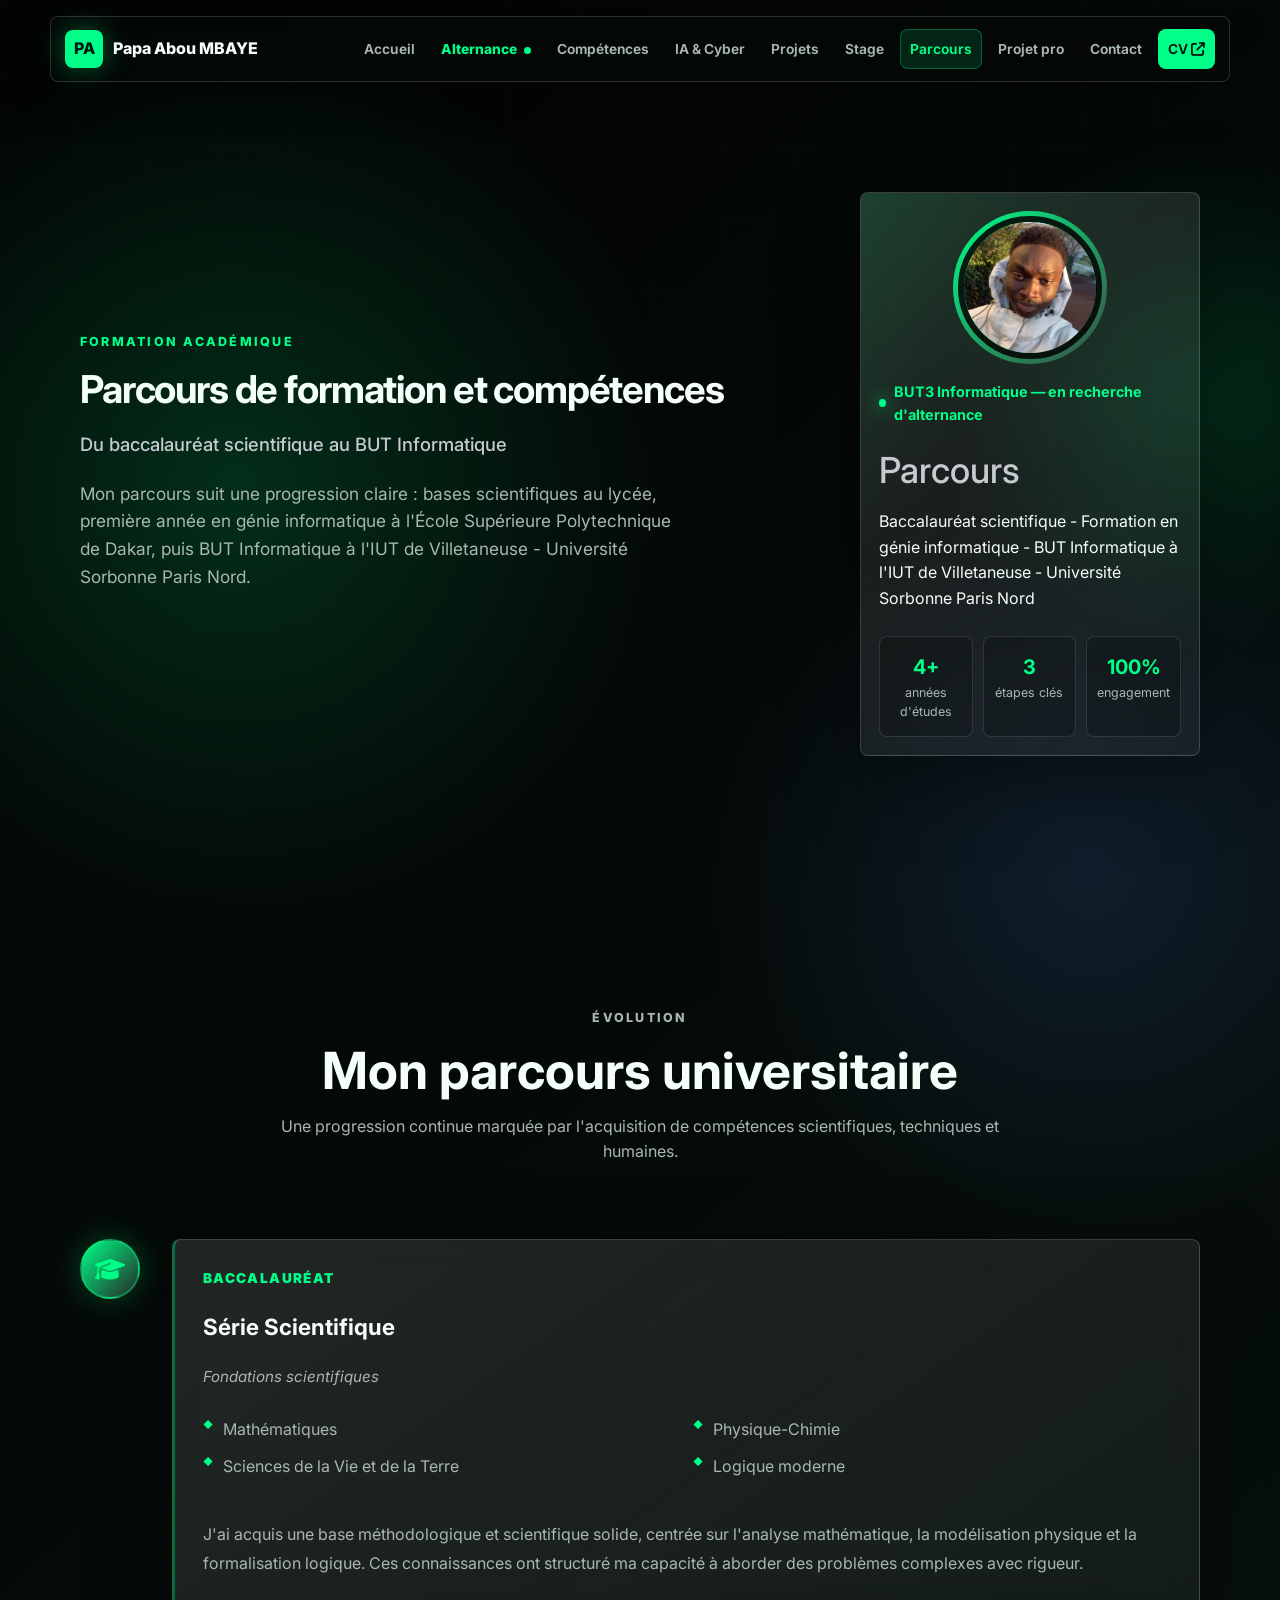
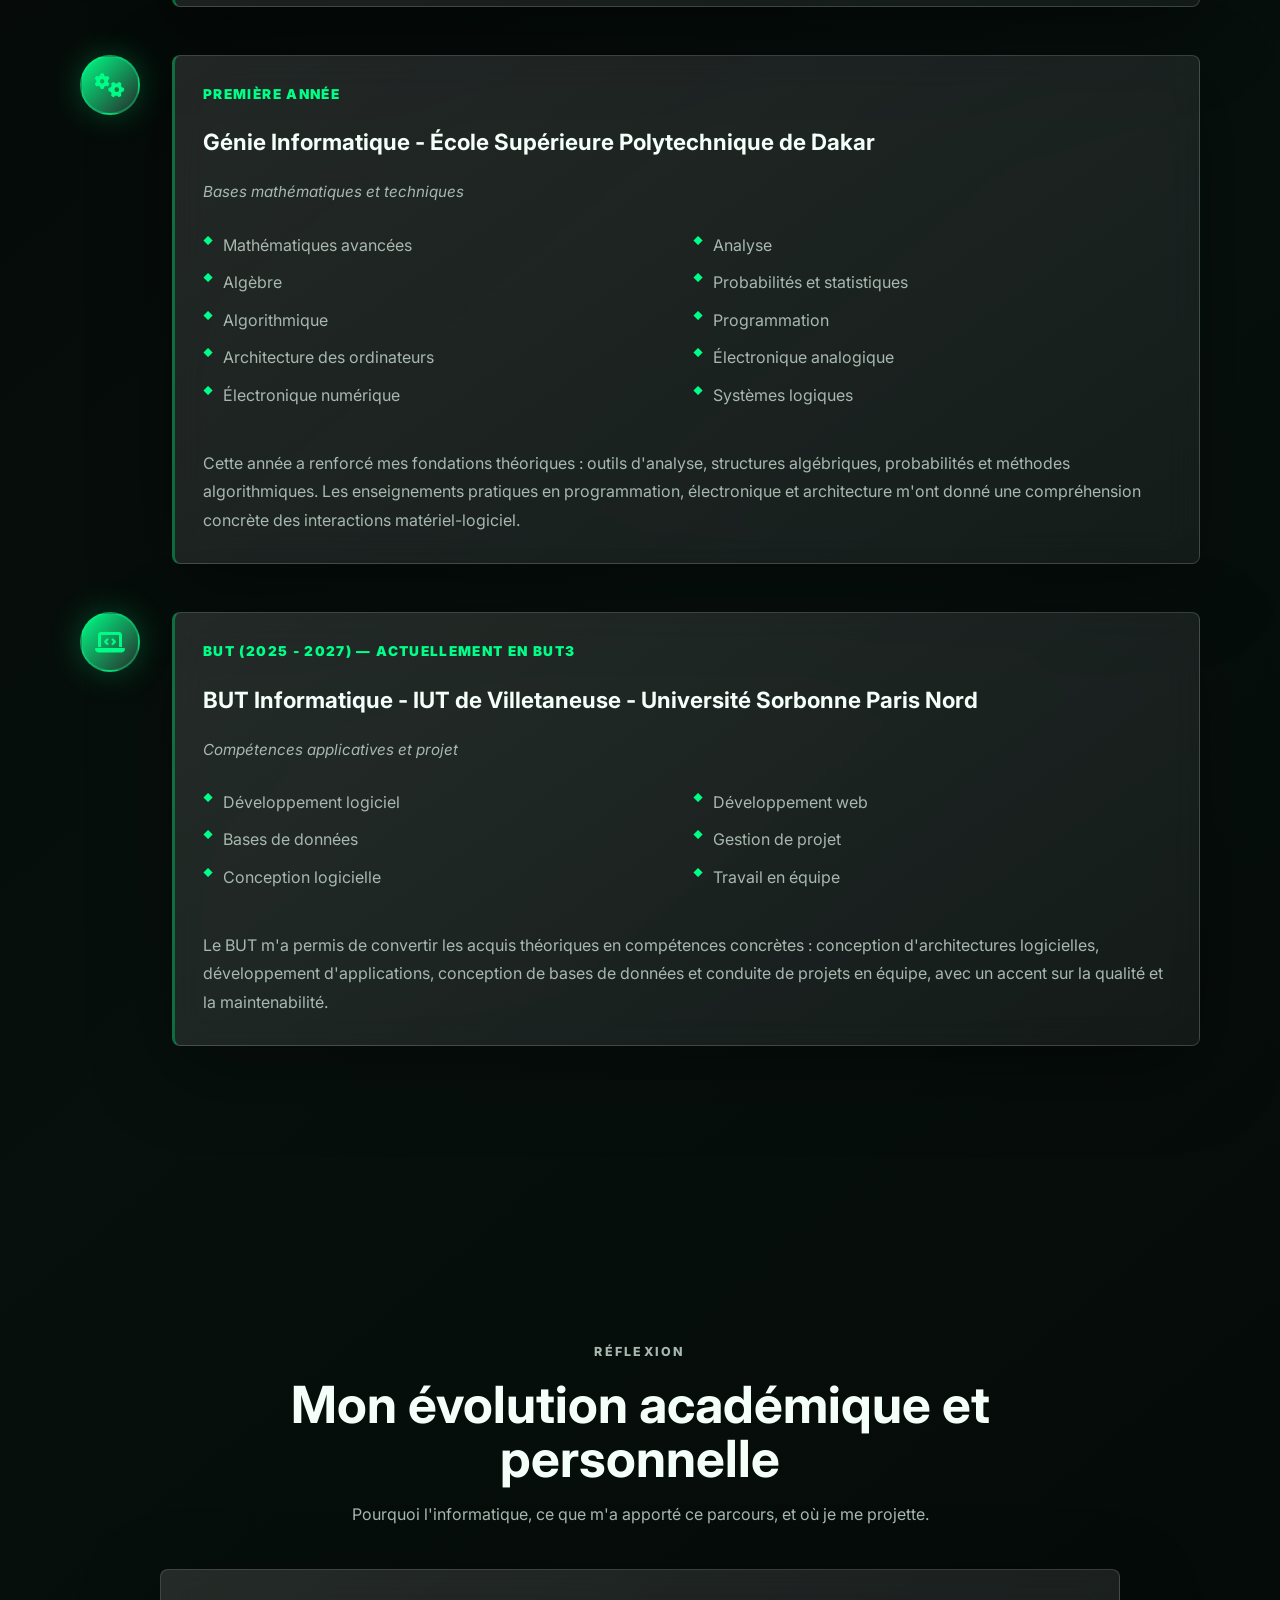
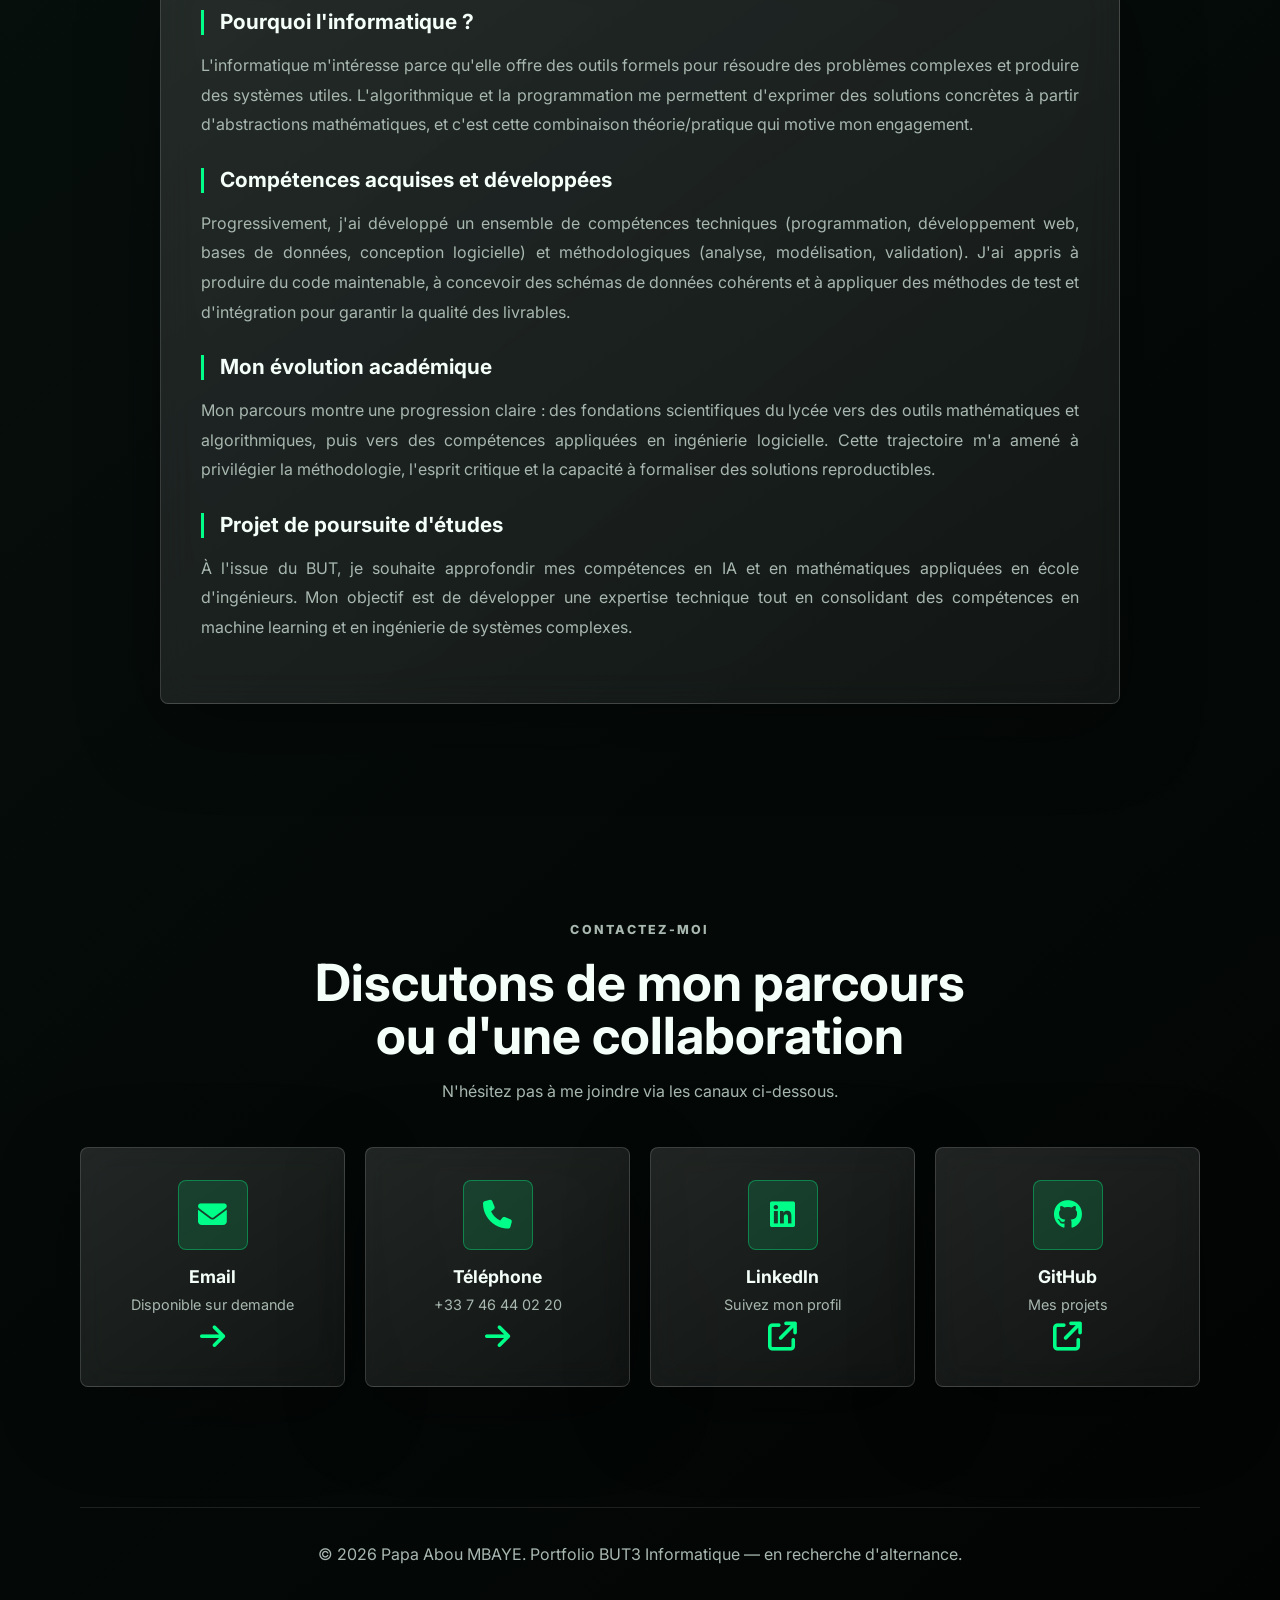
<file: portfolio/parcours_academique.html>
<!DOCTYPE html>
<html lang="fr">
<head>
    <meta charset="utf-8">
    <meta name="viewport" content="width=device-width, initial-scale=1.0">
    <title>Parcours Académique - Papa Abou MBAYE</title>
    <meta name="description" content="Mon parcours académique : Baccalauréat, formation initiale en génie informatique, BUT Informatique.">
    <link rel="icon" type="image/png" href="img/photo.jpg">
    <link rel="preconnect" href="https://fonts.googleapis.com">
    <link rel="preconnect" href="https://fonts.gstatic.com" crossorigin>
    <link href="https://fonts.googleapis.com/css2?family=Inter:wght@300;400;500;600;700;800;900&display=swap" rel="stylesheet">
    <link rel="stylesheet" href="https://cdnjs.cloudflare.com/ajax/libs/font-awesome/6.4.0/css/all.min.css">
    <link rel="stylesheet" href="css/stylesheet.css">
</head>
<body>
    <div class="site-glow" aria-hidden="true"></div>

    <nav class="navbar" id="navbar">
        <a href="index.html#accueil" class="brand" aria-label="Retour a l'accueil">
            <span class="brand-mark">PA</span>
            <span>Papa Abou MBAYE</span>
        </a>

        <button class="menu-button" type="button" aria-label="Ouvrir le menu" aria-expanded="false">
            <span></span>
            <span></span>
            <span></span>
        </button>

        <div class="nav-menu">
            <a href="index.html#accueil">Accueil</a>
            <a class="nav-highlight" href="index.html#alternance">Alternance</a>
            <a href="index.html#competences">Comp&eacute;tences</a>
            <a href="index.html#enjeux">IA &amp; Cyber</a>
            <a href="index.html#projets">Projets</a>
            <a href="index.html#stage">Stage</a>
            <a class="active" href="parcours_academique.html">Parcours</a>
            <a href="projet_professionnel.html">Projet pro</a>
            <a href="index.html#contact">Contact</a>
            <a class="nav-cta" href="assets/Cv_PapaAbouMBAYE_ApprentiBUT3Informatique.pdf" target="_blank" rel="noopener noreferrer">
                CV
                <i class="fas fa-arrow-up-right-from-square"></i>
            </a>
        </div>
    </nav>

    <main>
        <!-- Hero Section -->
        <section id="hero-parcours" class="hero section">
            <div class="hero-content reveal">
                <p class="eyebrow">Formation académique</p>
                <h1>Parcours de formation et compétences</h1>
                <h2>Du baccalauréat scientifique au BUT Informatique</h2>
                <p class="hero-copy">
                    Mon parcours suit une progression claire : bases scientifiques au lycée, première année en génie informatique à l'École Supérieure Polytechnique de Dakar, puis BUT Informatique à l'IUT de Villetaneuse - Université Sorbonne Paris Nord.
                </p>
            </div>

            <aside class="hero-card glass-card reveal">
                <div class="profile-ring">
                    <img src="img/photo.jpg" alt="Portrait de Papa Abou MBAYE">
                </div>
                <div class="hero-card-body">
                    <p class="status"><span></span> BUT3 Informatique — en recherche d'alternance</p>
                    <h2>Parcours</h2>
                    <p>Baccalauréat scientifique - Formation en génie informatique - BUT Informatique à l'IUT de Villetaneuse - Université Sorbonne Paris Nord</p>
                </div>
                <div class="hero-stats">
                    <div>
                        <strong>4+</strong>
                        <span>années d'études</span>
                    </div>
                    <div>
                        <strong>3</strong>
                        <span>étapes clés</span>
                    </div>
                    <div>
                        <strong>100%</strong>
                        <span>engagement</span>
                    </div>
                </div>
            </aside>
        </section>

        <!-- Timeline Section -->
        <section id="timeline-parcours" class="section">
            <div class="section-heading reveal">
                <p class="eyebrow">Évolution</p>
                <h2>Mon parcours universitaire</h2>
                <p>Une progression continue marquée par l'acquisition de compétences scientifiques, techniques et humaines.</p>
            </div>

            <div class="timeline-container reveal">
                <!-- Étape 1: Baccalauréat -->
                <div class="timeline-item">
                    <div class="timeline-marker">
                        <i class="fas fa-graduation-cap"></i>
                    </div>
                    <div class="timeline-content glass-card">
                        <p class="timeline-year">Baccalauréat</p>
                        <h3>Série Scientifique</h3>
                        <p class="timeline-subtitle">Fondations scientifiques</p>
                        <ul class="timeline-skills">
                            <li>Mathématiques</li>
                            <li>Physique-Chimie</li>
                            <li>Sciences de la Vie et de la Terre</li>
                            <li>Logique moderne</li>
                        </ul>
                        <p class="timeline-description">
                            J'ai acquis une base méthodologique et scientifique solide, centrée sur l'analyse mathématique, la modélisation physique et la formalisation logique. Ces connaissances ont structuré ma capacité à aborder des problèmes complexes avec rigueur.
                        </p>
                    </div>
                </div>

                <!-- Étape 2: Première année en Génie Informatique -->
                <div class="timeline-item">
                    <div class="timeline-marker">
                        <i class="fas fa-cogs"></i>
                    </div>
                    <div class="timeline-content glass-card">
                        <p class="timeline-year">Première année</p>
                        <h3>Génie Informatique - École Supérieure Polytechnique de Dakar</h3>
                        <p class="timeline-subtitle">Bases mathématiques et techniques</p>
                        <ul class="timeline-skills">
                            <li>Mathématiques avancées</li>
                            <li>Analyse</li>
                            <li>Algèbre</li>
                            <li>Probabilités et statistiques</li>
                            <li>Algorithmique</li>
                            <li>Programmation</li>
                            <li>Architecture des ordinateurs</li>
                            <li>Électronique analogique</li>
                            <li>Électronique numérique</li>
                            <li>Systèmes logiques</li>
                        </ul>
                        <p class="timeline-description">
                            Cette année a renforcé mes fondations théoriques : outils d'analyse, structures algébriques, probabilités et méthodes algorithmiques. Les enseignements pratiques en programmation, électronique et architecture m'ont donné une compréhension concrète des interactions matériel-logiciel.
                        </p>
                    </div>
                </div>

                <!-- Étape 3: BUT Informatique -->
                <div class="timeline-item">
                    <div class="timeline-marker">
                        <i class="fas fa-laptop-code"></i>
                    </div>
                    <div class="timeline-content glass-card">
                        <p class="timeline-year">BUT (2025 - 2027) — actuellement en BUT3</p>
                        <h3>BUT Informatique - IUT de Villetaneuse - Université Sorbonne Paris Nord</h3>
                        <p class="timeline-subtitle">Compétences applicatives et projet</p>
                        <ul class="timeline-skills">
                            <li>Développement logiciel</li>
                            <li>Développement web</li>
                            <li>Bases de données</li>
                            <li>Gestion de projet</li>
                            <li>Conception logicielle</li>
                            <li>Travail en équipe</li>
                        </ul>
                        <p class="timeline-description">
                            Le BUT m'a permis de convertir les acquis théoriques en compétences concrètes : conception d'architectures logicielles, développement d'applications, conception de bases de données et conduite de projets en équipe, avec un accent sur la qualité et la maintenabilité.
                        </p>
                    </div>
                </div>
            </div>
        </section>

        <!-- Réflexion personnelle -->
        <section id="reflexion-parcours" class="section">
            <div class="section-heading reveal">
                <p class="eyebrow">Réflexion</p>
                <h2>Mon évolution académique et personnelle</h2>
                <p>Pourquoi l'informatique, ce que m'a apporté ce parcours, et où je me projette.</p>
            </div>

            <div class="reflexion-container glass-card reveal">
                <div class="reflexion-text">
                    <h3>Pourquoi l'informatique ?</h3>
                    <p>
                        L'informatique m'intéresse parce qu'elle offre des outils formels pour résoudre des problèmes complexes et produire des systèmes utiles. L'algorithmique et la programmation me permettent d'exprimer des solutions concrètes à partir d'abstractions mathématiques, et c'est cette combinaison théorie/pratique qui motive mon engagement.
                    </p>

                    <h3>Compétences acquises et développées</h3>
                    <p>
                        Progressivement, j'ai développé un ensemble de compétences techniques (programmation, développement web, bases de données, conception logicielle) et méthodologiques (analyse, modélisation, validation). J'ai appris à produire du code maintenable, à concevoir des schémas de données cohérents et à appliquer des méthodes de test et d'intégration pour garantir la qualité des livrables.
                    </p>

                    <h3>Mon évolution académique</h3>
                    <p>
                        Mon parcours montre une progression claire : des fondations scientifiques du lycée vers des outils mathématiques et algorithmiques, puis vers des compétences appliquées en ingénierie logicielle. Cette trajectoire m'a amené à privilégier la méthodologie, l'esprit critique et la capacité à formaliser des solutions reproductibles.
                    </p>

                    <h3>Projet de poursuite d'études</h3>
                    <p>
                        À l'issue du BUT, je souhaite approfondir mes compétences en IA et en mathématiques appliquées en école d'ingénieurs. Mon objectif est de développer une expertise technique tout en consolidant des compétences en machine learning et en ingénierie de systèmes complexes.
                    </p>
                </div>
            </div>
        </section>

        <!-- Contacts modernes -->
        <section id="contacts-parcours" class="section contacts-section">
            <div class="section-heading reveal">
                <p class="eyebrow">Contactez-moi</p>
                <h2>Discutons de mon parcours ou d'une collaboration</h2>
                <p>N'hésitez pas à me joindre via les canaux ci-dessous.</p>
            </div>

            <div class="contacts-grid">
                <div class="glass-card contact-card reveal">
                    <div class="contact-icon">
                        <i class="fas fa-envelope"></i>
                    </div>
                    <div class="contact-body">
                        <h3>Email</h3>
                        <p>Disponible sur demande</p>
                        <a href="#" class="contact-link" title="Nous contacter par email">
                            <i class="fas fa-arrow-right"></i>
                        </a>
                    </div>
                </div>

                <div class="glass-card contact-card reveal">
                    <div class="contact-icon">
                        <i class="fas fa-phone"></i>
                    </div>
                    <div class="contact-body">
                        <h3>Téléphone</h3>
                        <p>+33 7 46 44 02 20</p>
                        <a href="#" class="contact-link" title="Nous appeler">
                            <i class="fas fa-arrow-right"></i>
                        </a>
                    </div>
                </div>

                <a href="https://www.linkedin.com/in/papa-abou-mbaye/" target="_blank" rel="noopener noreferrer" class="glass-card contact-card reveal">
                    <div class="contact-icon">
                        <i class="fab fa-linkedin"></i>
                    </div>
                    <div class="contact-body">
                        <h3>LinkedIn</h3>
                        <p>Suivez mon profil</p>
                        <span class="contact-link">
                            <i class="fas fa-arrow-up-right-from-square"></i>
                        </span>
                    </div>
                </a>

                <a href="https://github.com/papaaboumbaye" target="_blank" rel="noopener noreferrer" class="glass-card contact-card reveal">
                    <div class="contact-icon">
                        <i class="fab fa-github"></i>
                    </div>
                    <div class="contact-body">
                        <h3>GitHub</h3>
                        <p>Mes projets</p>
                        <span class="contact-link">
                            <i class="fas fa-arrow-up-right-from-square"></i>
                        </span>
                    </div>
                </a>
            </div>
        </section>
    </main>

    <footer class="footer">
        <p>&copy; 2026 Papa Abou MBAYE. Portfolio BUT3 Informatique &mdash; <a href="index.html#alternance">en recherche d'alternance</a>.</p>
    </footer>

    <script>
        const menuButton = document.querySelector('.menu-button');
        const navMenu = document.querySelector('.nav-menu');
        const navbar = document.getElementById('navbar');

        if (menuButton && navMenu) {
            menuButton.addEventListener('click', () => {
                const isOpen = navMenu.classList.toggle('is-open');
                menuButton.setAttribute('aria-expanded', isOpen);
            });

            document.querySelectorAll('.nav-menu a').forEach((link) => {
                link.addEventListener('click', () => {
                    navMenu.classList.remove('is-open');
                    menuButton.setAttribute('aria-expanded', 'false');
                });
            });
        }

        window.addEventListener('scroll', () => {
            navbar.classList.toggle('is-scrolled', window.scrollY > 24);
        });

        const observer = new IntersectionObserver((entries) => {
            entries.forEach((entry) => {
                if (entry.isIntersecting) {
                    entry.target.classList.add('is-visible');
                    observer.unobserve(entry.target);
                }
            });
        }, { threshold: 0.15 });

        document.querySelectorAll('.reveal').forEach((element) => observer.observe(element));
    </script>
</body>
</html>
</file>
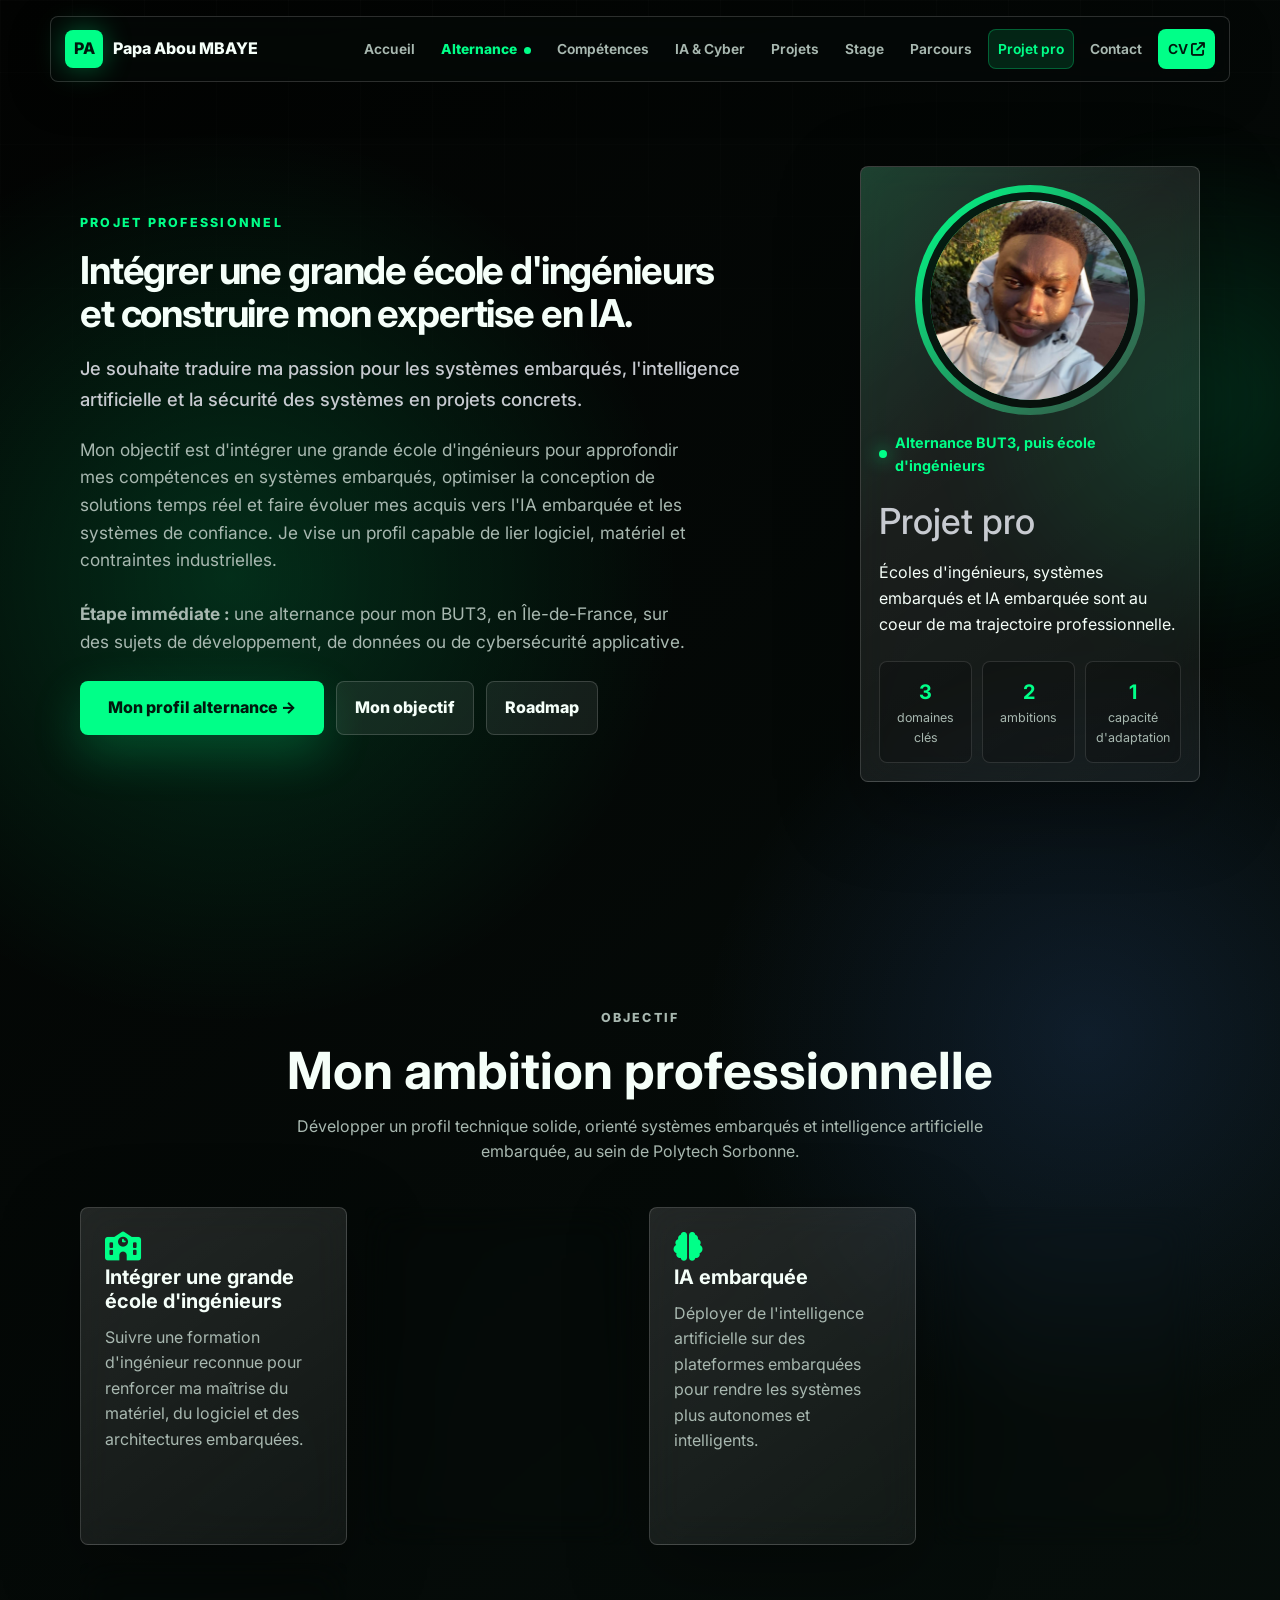
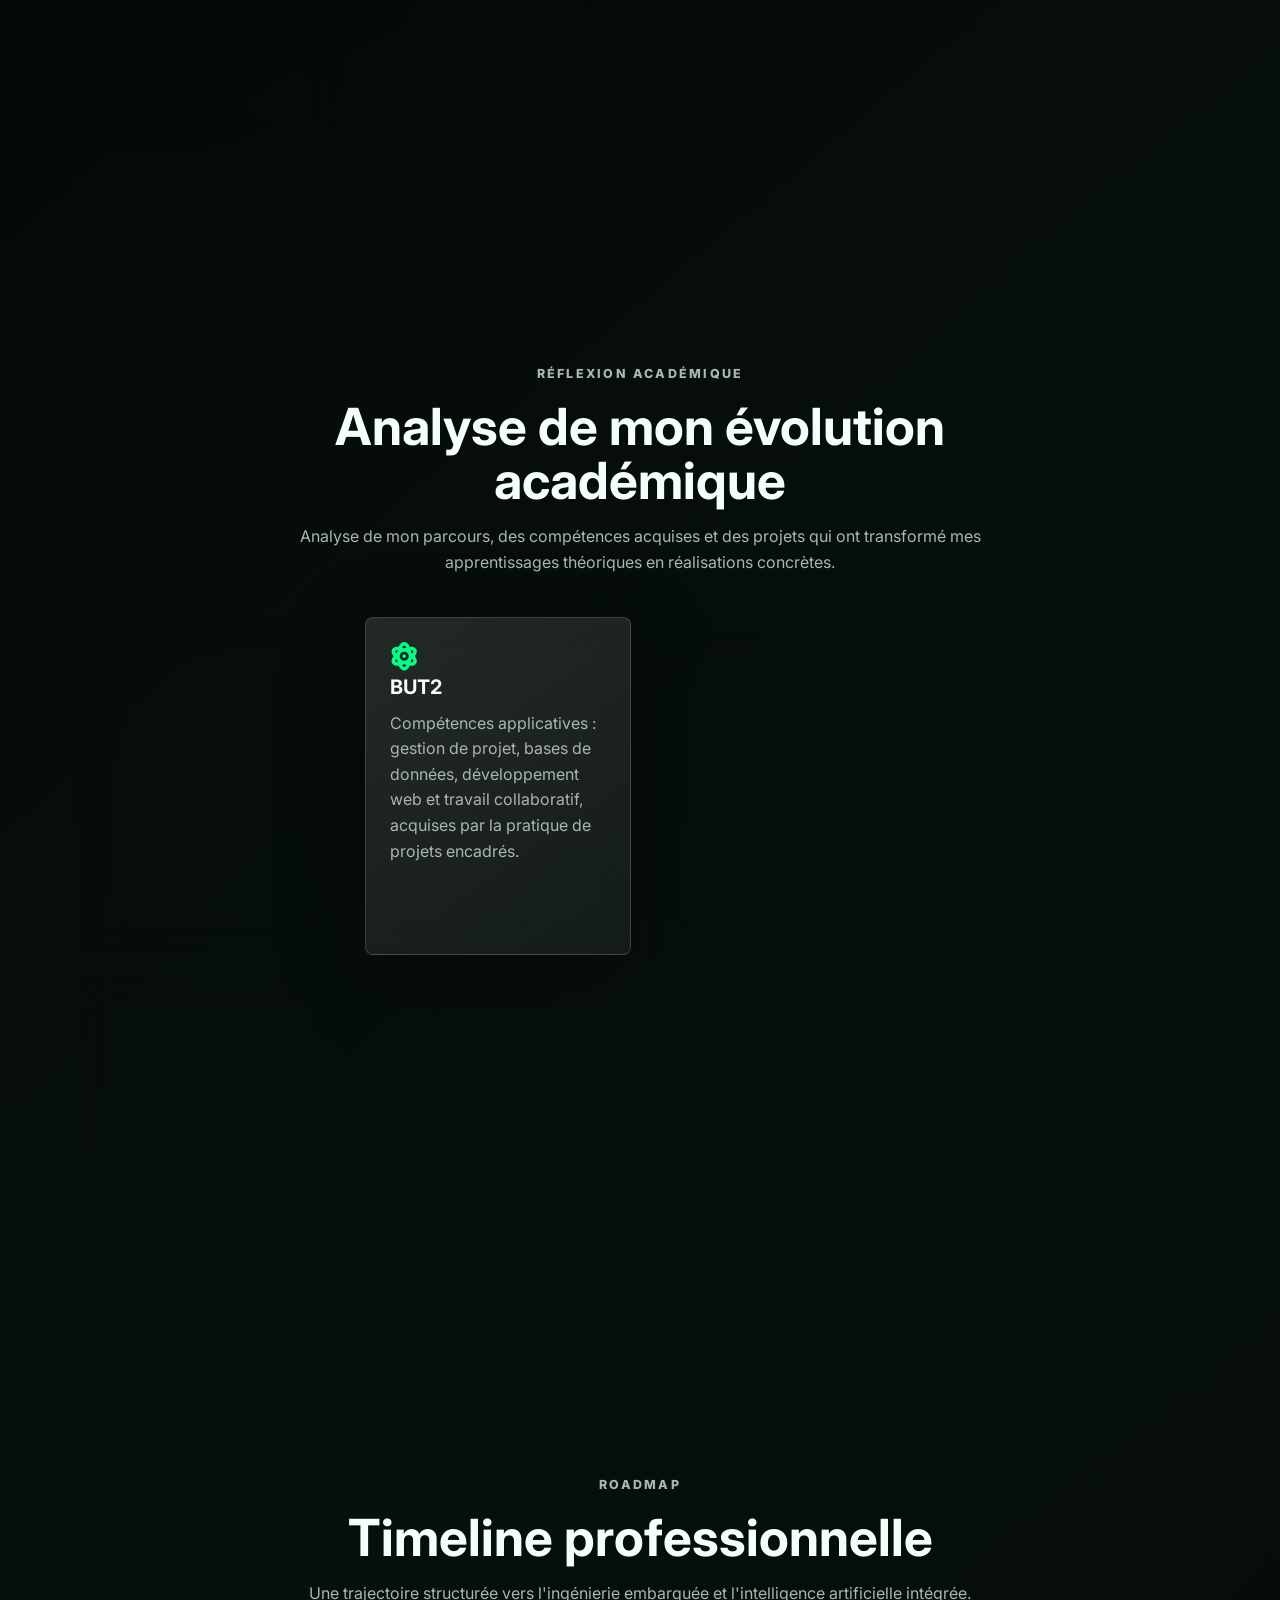
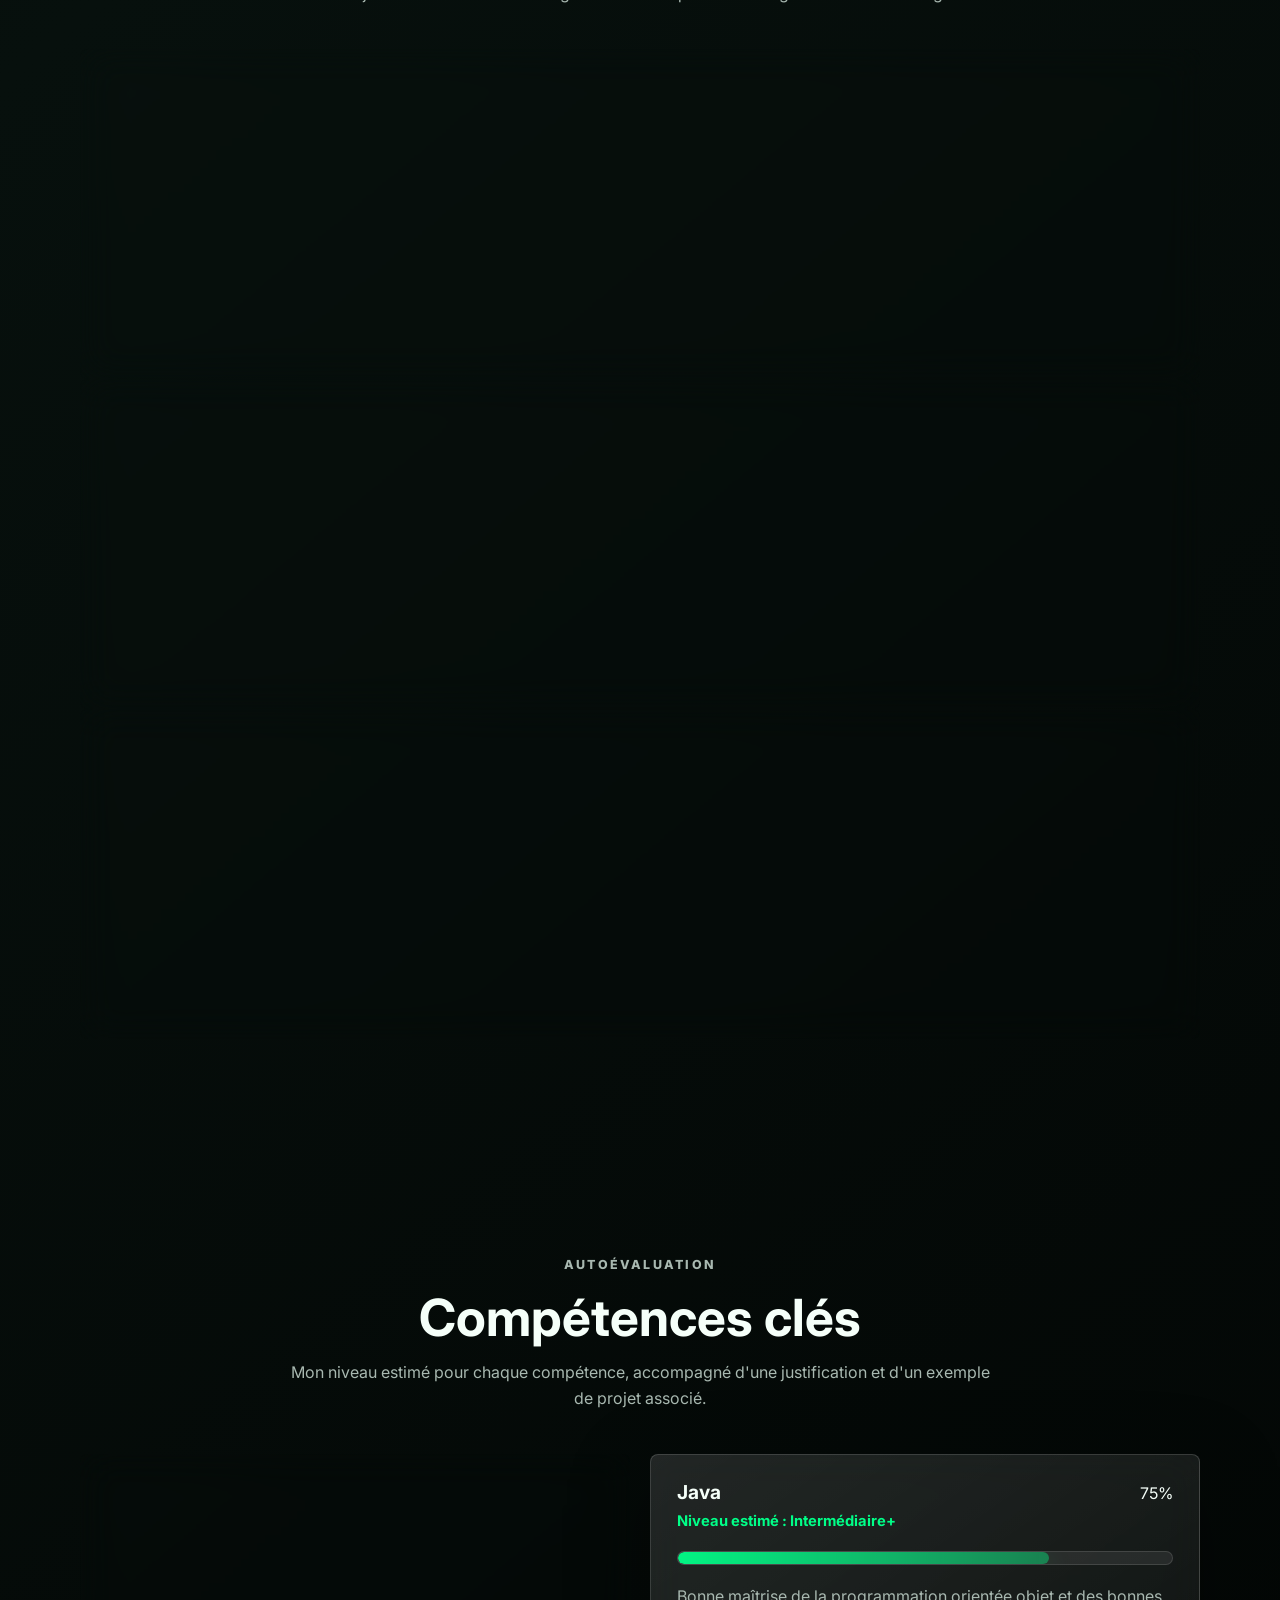
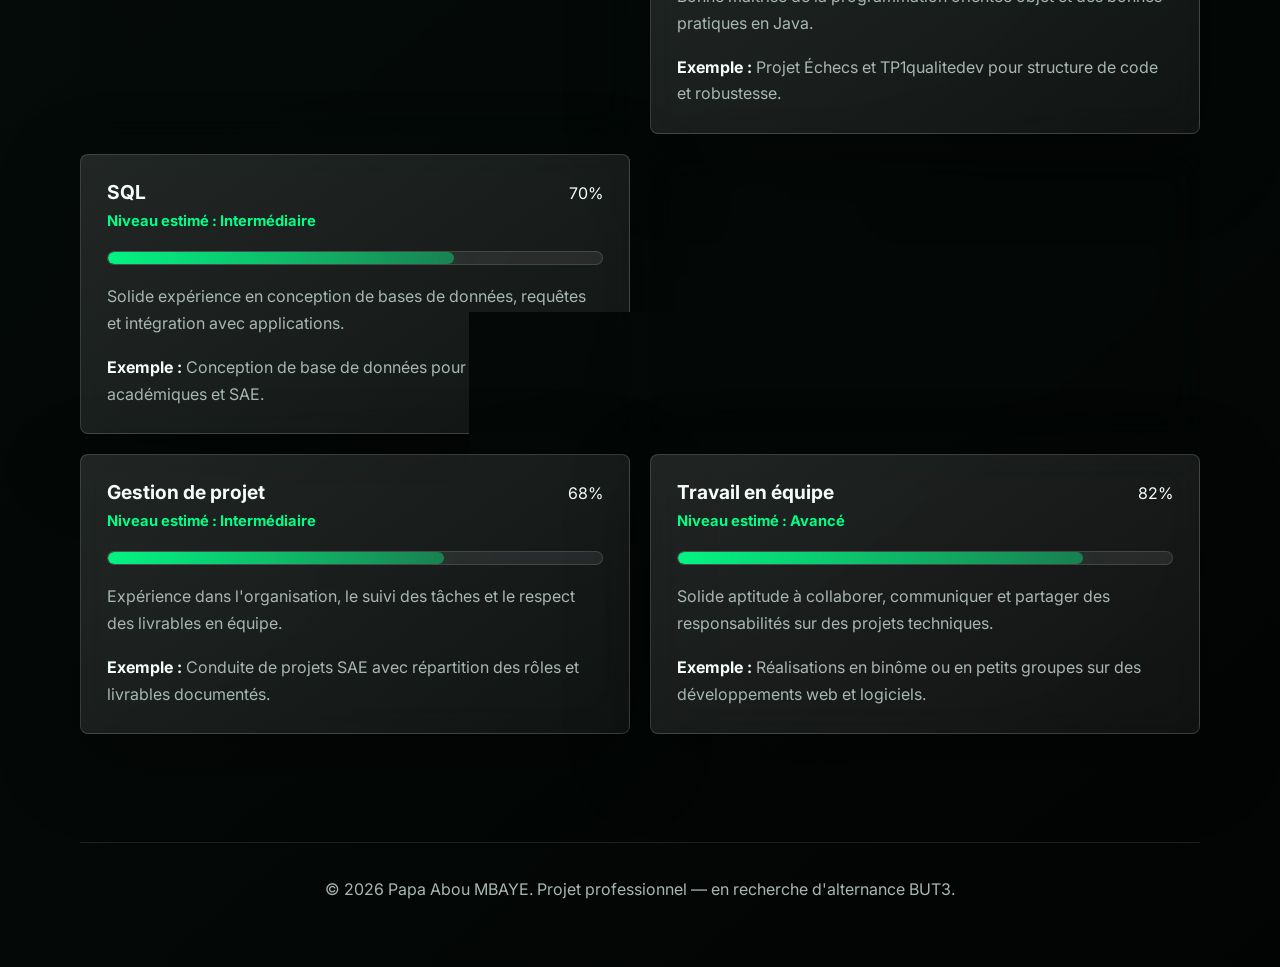
<file: portfolio/projet_professionnel.html>
﻿<!DOCTYPE html>
<html lang="fr">
<head>
    <meta charset="utf-8">
    <meta name="viewport" content="width=device-width, initial-scale=1.0">
    <title>Projet professionnel - Papa Abou MBAYE</title>
    <meta name="description" content="Page de projet professionnel de Papa Abou MBAYE, futur ing&eacute;nieur sp&eacute;cialis&eacute; en syst&egrave;mes embarqu&eacute;s et intelligence artificielle embarqu&eacute;e.">
    <link rel="icon" type="image/png" href="img/photo.jpg">
    <link rel="preconnect" href="https://fonts.googleapis.com">
    <link rel="preconnect" href="https://fonts.gstatic.com" crossorigin>
    <link href="https://fonts.googleapis.com/css2?family=Inter:wght@300;400;500;600;700;800;900&display=swap" rel="stylesheet">
    <link rel="stylesheet" href="https://cdnjs.cloudflare.com/ajax/libs/font-awesome/6.4.0/css/all.min.css">
    <link rel="stylesheet" href="css/stylesheet.css">
</head>
<body>
    <div class="site-glow" aria-hidden="true"></div>

    <nav class="navbar" id="navbar">
        <a href="index.html#accueil" class="brand" aria-label="Retour a l'accueil">
            <span class="brand-mark">PA</span>
            <span>Papa Abou MBAYE</span>
        </a>

        <button class="menu-button" type="button" aria-label="Ouvrir le menu" aria-expanded="false">
            <span></span>
            <span></span>
            <span></span>
        </button>

        <div class="nav-menu">
            <a href="index.html#accueil">Accueil</a>
            <a class="nav-highlight" href="index.html#alternance">Alternance</a>
            <a href="index.html#competences">Comp&eacute;tences</a>
            <a href="index.html#enjeux">IA &amp; Cyber</a>
            <a href="index.html#projets">Projets</a>
            <a href="index.html#stage">Stage</a>
            <a href="parcours_academique.html">Parcours</a>
            <a class="active" href="projet_professionnel.html">Projet pro</a>
            <a href="index.html#contact">Contact</a>
            <a class="nav-cta" href="assets/Cv_PapaAbouMBAYE_ApprentiBUT3Informatique.pdf" target="_blank" rel="noopener noreferrer">
                CV
                <i class="fas fa-arrow-up-right-from-square"></i>
            </a>
        </div>
    </nav>

    <main>
        <section class="hero section">
            <div class="hero-content reveal">
                <p class="eyebrow">Projet professionnel</p>
                <h1>Int&eacute;grer une grande &eacute;cole d'ing&eacute;nieurs et construire mon expertise en IA.</h1>
                <h2>Je souhaite traduire ma passion pour les syst&egrave;mes embarqu&eacute;s, l'intelligence artificielle et la s&eacute;curit&eacute; des syst&egrave;mes en projets concrets.</h2>
                <p class="hero-copy">
                    Mon objectif est d'int&eacute;grer une grande &eacute;cole d'ing&eacute;nieurs pour approfondir mes comp&eacute;tences en syst&egrave;mes embarqu&eacute;s, optimiser la conception de solutions temps r&eacute;el et faire &eacute;voluer mes acquis vers l'IA embarqu&eacute;e et les syst&egrave;mes de confiance. Je vise un profil capable de lier logiciel, mat&eacute;riel et contraintes industrielles.
                </p>
                <p class="hero-copy">
                    <strong>&Eacute;tape imm&eacute;diate :</strong> une alternance pour mon BUT3, en &Icirc;le-de-France, sur des sujets de d&eacute;veloppement, de donn&eacute;es ou de cybers&eacute;curit&eacute; applicative.
                </p>
                <div class="hero-actions">
                    <a class="button primary" href="index.html#alternance">Mon profil alternance &rarr;</a>
                    <a class="button secondary" href="#cible" aria-label="Voir l'objectif">Mon objectif</a>
                    <a class="button secondary" href="#timeline" aria-label="Voir la timeline">Roadmap</a>
                </div>
            </div>

            <aside class="hero-card glass-card reveal">
                <div class="profile-ring">
                    <img src="img/photo.jpg" alt="Portrait de Papa Abou MBAYE">
                </div>
                <div class="hero-card-body">
                    <p class="status"><span></span> Alternance BUT3, puis &eacute;cole d'ing&eacute;nieurs</p>
                    <h2>Projet pro</h2>
                    <p>&Eacute;coles d'ing&eacute;nieurs, syst&egrave;mes embarqu&eacute;s et IA embarqu&eacute;e sont au coeur de ma trajectoire professionnelle.</p>
                </div>
                <div class="hero-stats">
                    <div>
                        <strong>3</strong>
                        <span>domaines cl&eacute;s</span>
                    </div>
                    <div>
                        <strong>2</strong>
                        <span>ambitions</span>
                    </div>
                    <div>
                        <strong>1</strong>
                        <span>capacit&eacute; d'adaptation</span>
                    </div>
                </div>
            </aside>
        </section>

        <section id="cible" class="section">
            <div class="section-heading reveal">
                <p class="eyebrow">Objectif</p>
                <h2>Mon ambition professionnelle</h2>
                <p>D&eacute;velopper un profil technique solide, orient&eacute; syst&egrave;mes embarqu&eacute;s et intelligence artificielle embarqu&eacute;e, au sein de Polytech Sorbonne.</p>
            </div>

            <div class="skills-grid">
                <article class="glass-card skill-card reveal">
                    <i class="fas fa-school"></i>
                    <h3>Int&eacute;grer une grande &eacute;cole d'ing&eacute;nieurs</h3>
                    <p>Suivre une formation d'ing&eacute;nieur reconnue pour renforcer ma ma&icirc;trise du mat&eacute;riel, du logiciel et des architectures embarqu&eacute;es.</p>
                </article>
                <article class="glass-card skill-card reveal">
                    <i class="fas fa-microchip"></i>
                    <h3>Syst&egrave;mes embarqu&eacute;s</h3>
                    <p>Concevoir des solutions hardware-software int&eacute;gr&eacute;es, optimiser les contraintes de puissance et de performance.</p>
                </article>
                <article class="glass-card skill-card reveal">
                    <i class="fas fa-brain"></i>
                    <h3>IA embarqu&eacute;e</h3>
                    <p>D&eacute;ployer de l'intelligence artificielle sur des plateformes embarqu&eacute;es pour rendre les syst&egrave;mes plus autonomes et intelligents.</p>
                </article>
                <article class="glass-card skill-card reveal">
                    <i class="fas fa-plus-circle"></i>
                    <h3>Comp&eacute;tences &agrave; d&eacute;velopper</h3>
                    <p>Je souhaite encore approfondir les algorithmes temps r&eacute;el, la programmation bas niveau, l'optimisation &eacute;nerg&eacute;tique et la conception de mod&egrave;les Edge AI.</p>
                </article>
                <article class="glass-card skill-card reveal">
                    <i class="fas fa-briefcase"></i>
                    <h3>M&eacute;tiers vis&eacute;s</h3>
                    <p>Ing&eacute;nieur machine learning, ing&eacute;nieur IA embarqu&eacute;e.</p>
                </article>
            </div>
        </section>

        <section id="reflexion" class="section">
            <div class="section-heading reveal">
                <p class="eyebrow">R&eacute;flexion acad&eacute;mique</p>
                <h2>Analyse de mon &eacute;volution acad&eacute;mique</h2>
                <p>Analyse de mon parcours, des comp&eacute;tences acquises et des projets qui ont transform&eacute; mes apprentissages th&eacute;oriques en r&eacute;alisations concr&egrave;tes.</p>
            </div>

            <div class="skills-grid">
                <article class="glass-card skill-card reveal">
                    <i class="fas fa-graduation-cap"></i>
                    <h3>Licence1</h3>
                    <p>Fondations scientifiques : algorithmique, math&eacute;matiques et m&eacute;thodologie, n&eacute;cessaires pour aborder les d&eacute;fis techniques.</p>
                </article>
                <article class="glass-card skill-card reveal">
                    <i class="fas fa-atom"></i>
                    <h3>BUT2</h3>
                    <p>Comp&eacute;tences applicatives : gestion de projet, bases de donn&eacute;es, d&eacute;veloppement web et travail collaboratif, acquises par la pratique de projets encadr&eacute;s.</p>
                </article>
                <article class="glass-card skill-card reveal">
                    <i class="fas fa-rocket"></i>
                    <h3>BUT3 &mdash; ann&eacute;e en cours</h3>
                    <p>Ann&eacute;e de sp&eacute;cialisation et de professionnalisation : d&eacute;veloppement avanc&eacute;, qualit&eacute; logicielle, s&eacute;curit&eacute; et analyse de donn&eacute;es, que je souhaite mettre en pratique en alternance.</p>
                </article>
                <article class="glass-card skill-card reveal">
                    <i class="fas fa-project-diagram"></i>
                    <h3>SAE</h3>
                    <p>Apprentissage structur&eacute; par projet, qui a renforc&eacute; ma capacit&eacute; &agrave; formaliser les besoins, produire des livrables et pr&eacute;senter un travail collectif.</p>
                </article>
                <article class="glass-card skill-card reveal">
                    <i class="fas fa-lightbulb"></i>
                    <h3>Comp&eacute;tences renforc&eacute;es</h3>
                    <p>Autonomie, rigueur, adaptation et capacit&eacute; r&eacute;flexive sont d&eacute;sormais au centre de ma d&eacute;marche acad&eacute;mique.</p>
                </article>
            </div>
        </section>

        <section id="timeline" class="section">
            <div class="section-heading reveal">
                <p class="eyebrow">Roadmap</p>
                <h2>Timeline professionnelle</h2>
                <p>Une trajectoire structur&eacute;e vers l'ing&eacute;nierie embarqu&eacute;e et l'intelligence artificielle int&eacute;gr&eacute;e.</p>
            </div>

            <div class="glass-card project-card reveal">
                <div class="project-icon">
                    <i class="fas fa-flag"></i>
                </div>
                <div>
                    <h3>&Eacute;tape 1 - Objectif court terme</h3>
                    <p class="project-type">Admission en &eacute;cole d'ing&eacute;nieurs</p>
                    <ul class="tags" style="margin-top: 16px;">
                        <li>Compl&eacute;ter ma candidature avec un dossier technique solide.</li>
                        <li>Renforcer ma compr&eacute;hension des syst&egrave;mes embarqu&eacute;s.</li>
                        <li>Valoriser mes exp&eacute;riences de projets et SAE.</li>
                    </ul>
                </div>
            </div>

            <div class="glass-card project-card reveal">
                <div class="project-icon">
                    <i class="fas fa-tachometer-alt"></i>
                </div>
                <div>
                    <h3>&Eacute;tape 2 - D&eacute;veloppement de comp&eacute;tences</h3>
                    <p class="project-type">Syst&egrave;mes embarqu&eacute;s & IA</p>
                    <ul class="tags" style="margin-top: 16px;">
                        <li>Apprendre la programmation bas niveau et temps r&eacute;el.</li>
                        <li>Consolider mes comp&eacute;tences en IA embarqu&eacute;e et optimisation Edge.</li>
                        <li>Tester des prototypes sur cartes et microcontr&ocirc;leurs.</li>
                    </ul>
                </div>
            </div>

            <div class="glass-card project-card reveal">
                <div class="project-icon">
                    <i class="fas fa-rocket"></i>
                </div>
                <div>
                    <h3>&Eacute;tape 3 - M&eacute;tiers vis&eacute;s</h3>
                    <p class="project-type">Carri&egrave;re &agrave; moyen terme</p>
                    <ul class="tags" style="margin-top: 16px;">
                        <li>Ing&eacute;nieur IA et Machine Learning.</li>
                        <li>Ing&eacute;nieur intelligence artificielle embarqu&eacute;e (Edge AI).</li>
                        
                    </ul>
                </div>
            </div>
        </section>

        <section id="auto-eval" class="section">
            <div class="section-heading reveal">
                <p class="eyebrow">Auto&eacute;valuation</p>
                <h2>Comp&eacute;tences cl&eacute;s</h2>
                <p>Mon niveau estim&eacute; pour chaque comp&eacute;tence, accompagn&eacute; d'une justification et d'un exemple de projet associ&eacute;.</p>
            </div>

            <div class="skill-progress-grid">
                <article class="glass-card progress-card reveal">
                    <div class="progress-card-header">
                        <div>
                            <h3>Python</h3>
                            <p class="progress-subtitle">Niveau estim&eacute; : Avanc&eacute;</p>
                        </div>
                        <span>85%</span>
                    </div>
                    <div class="progress-bar">
                        <span class="progress-fill" style="width: 85%;"></span>
                    </div>
                    <p class="progress-text">Fortement exp&eacute;riment&eacute; en scripts, automatisation et d&eacute;veloppement d'applications backend.</p>
                    <p class="progress-example"><strong>Exemple :</strong> Projet SIV-Monitor en Python avec traitement de donn&eacute;es et interface.</p>
                </article>

                <article class="glass-card progress-card reveal">
                    <div class="progress-card-header">
                        <div>
                            <h3>Java</h3>
                            <p class="progress-subtitle">Niveau estim&eacute; : Interm&eacute;diaire+</p>
                        </div>
                        <span>75%</span>
                    </div>
                    <div class="progress-bar">
                        <span class="progress-fill" style="width: 75%;"></span>
                    </div>
                    <p class="progress-text">Bonne ma&icirc;trise de la programmation orient&eacute;e objet et des bonnes pratiques en Java.</p>
                    <p class="progress-example"><strong>Exemple :</strong> Projet &Eacute;checs et TP1qualitedev pour structure de code et robustesse.</p>
                </article>

                <article class="glass-card progress-card reveal">
                    <div class="progress-card-header">
                        <div>
                            <h3>SQL</h3>
                            <p class="progress-subtitle">Niveau estim&eacute; : Interm&eacute;diaire</p>
                        </div>
                        <span>70%</span>
                    </div>
                    <div class="progress-bar">
                        <span class="progress-fill" style="width: 70%;"></span>
                    </div>
                    <p class="progress-text">Solide exp&eacute;rience en conception de bases de donn&eacute;es, requ&ecirc;tes et int&eacute;gration avec applications.</p>
                    <p class="progress-example"><strong>Exemple :</strong> Conception de base de donn&eacute;es pour les projets acad&eacute;miques et SAE.</p>
                </article>

                <article class="glass-card progress-card reveal">
                    <div class="progress-card-header">
                        <div>
                            <h3>D&eacute;veloppement Web</h3>
                            <p class="progress-subtitle">Niveau estim&eacute; : Avanc&eacute;</p>
                        </div>
                        <span>80%</span>
                    </div>
                    <div class="progress-bar">
                        <span class="progress-fill" style="width: 80%;"></span>
                    </div>
                    <p class="progress-text">Exp&eacute;rience en cr&eacute;ation d'interfaces responsives, int&eacute;gration frontend et optimisation UX.</p>
                    <p class="progress-example"><strong>Exemple :</strong> Cr&eacute;ation du portfolio web et des pages de pr&eacute;sentation de projets.</p>
                </article>

                <article class="glass-card progress-card reveal">
                    <div class="progress-card-header">
                        <div>
                            <h3>Gestion de projet</h3>
                            <p class="progress-subtitle">Niveau estim&eacute; : Interm&eacute;diaire</p>
                        </div>
                        <span>68%</span>
                    </div>
                    <div class="progress-bar">
                        <span class="progress-fill" style="width: 68%;"></span>
                    </div>
                    <p class="progress-text">Exp&eacute;rience dans l'organisation, le suivi des t&acirc;ches et le respect des livrables en &eacute;quipe.</p>
                    <p class="progress-example"><strong>Exemple :</strong> Conduite de projets SAE avec r&eacute;partition des r&ocirc;les et livrables document&eacute;s.</p>
                </article>

                <article class="glass-card progress-card reveal">
                    <div class="progress-card-header">
                        <div>
                            <h3>Travail en &eacute;quipe</h3>
                            <p class="progress-subtitle">Niveau estim&eacute; : Avanc&eacute;</p>
                        </div>
                        <span>82%</span>
                    </div>
                    <div class="progress-bar">
                        <span class="progress-fill" style="width: 82%;"></span>
                    </div>
                    <p class="progress-text">Solide aptitude &agrave; collaborer, communiquer et partager des responsabilit&eacute;s sur des projets techniques.</p>
                    <p class="progress-example"><strong>Exemple :</strong> R&eacute;alisations en bin&ocirc;me ou en petits groupes sur des d&eacute;veloppements web et logiciels.</p>
                </article>
            </div>
        </section>
    </main>

    <footer class="footer">
        <p>&copy; 2026 Papa Abou MBAYE. Projet professionnel &mdash; <a href="index.html#alternance">en recherche d'alternance BUT3</a>.</p>
    </footer>

    <script>
        const menuButton = document.querySelector('.menu-button');
        const navMenu = document.querySelector('.nav-menu');
        const navbar = document.getElementById('navbar');

        if (menuButton && navMenu) {
            menuButton.addEventListener('click', () => {
                const isOpen = navMenu.classList.toggle('is-open');
                menuButton.setAttribute('aria-expanded', isOpen);
            });

            document.querySelectorAll('.nav-menu a').forEach((link) => {
                link.addEventListener('click', () => {
                    navMenu.classList.remove('is-open');
                    menuButton.setAttribute('aria-expanded', 'false');
                });
            });
        }

        window.addEventListener('scroll', () => {
            navbar.classList.toggle('is-scrolled', window.scrollY > 24);
        });

        const observer = new IntersectionObserver((entries) => {
            entries.forEach((entry) => {
                if (entry.isIntersecting) {
                    entry.target.classList.add('is-visible');
                    observer.unobserve(entry.target);
                }
            });
        }, { threshold: 0.15 });

        document.querySelectorAll('.reveal').forEach((element) => observer.observe(element));
    </script>
</body>
</html>
</file>
<file: portfolio/css/stylesheet.css>
:root {
    --bg: #050706;
    --bg-soft: #0b1110;
    --panel: rgba(255, 255, 255, 0.075);
    --panel-strong: rgba(255, 255, 255, 0.11);
    --border: rgba(255, 255, 255, 0.16);
    --border-accent: rgba(0, 255, 136, 0.36);
    --text: #f5fff9;
    --muted: #a8b8b0;
    --accent: #00ff88;
    --accent-soft: rgba(0, 255, 136, 0.14);
    --shadow: 0 24px 80px rgba(0, 0, 0, 0.36);
    --radius: 8px;
}

* {
    box-sizing: border-box;
}

html {
    scroll-behavior: smooth;
}

body {
    margin: 0;
    min-height: 100vh;
    background:
        radial-gradient(circle at 18% 10%, rgba(0, 255, 136, 0.16), transparent 28rem),
        radial-gradient(circle at 85% 18%, rgba(77, 145, 255, 0.14), transparent 24rem),
        linear-gradient(140deg, #020302 0%, #07100d 48%, #020403 100%);
    color: var(--text);
    font-family: "Inter", system-ui, -apple-system, BlinkMacSystemFont, "Segoe UI", sans-serif;
    line-height: 1.6;
    overflow-x: hidden;
}

body::before {
    content: "";
    position: fixed;
    inset: 0;
    pointer-events: none;
    background-image:
        linear-gradient(rgba(255, 255, 255, 0.035) 1px, transparent 1px),
        linear-gradient(90deg, rgba(255, 255, 255, 0.035) 1px, transparent 1px);
    background-size: 72px 72px;
    mask-image: linear-gradient(to bottom, black, transparent 78%);
    opacity: 0.45;
}

a {
    color: inherit;
    text-decoration: none;
}

img {
    max-width: 100%;
    display: block;
}

.site-glow {
    position: fixed;
    width: 34rem;
    height: 34rem;
    top: 14vh;
    right: -12rem;
    border-radius: 50%;
    background: radial-gradient(circle, rgba(0, 255, 136, 0.14), transparent 68%);
    filter: blur(20px);
    pointer-events: none;
}

.navbar {
    position: fixed;
    top: 16px;
    left: 50%;
    z-index: 100;
    width: min(1180px, calc(100% - 32px));
    transform: translateX(-50%);
    display: flex;
    align-items: center;
    justify-content: space-between;
    gap: 18px;
    padding: 12px 14px;
    border: 1px solid var(--border);
    border-radius: var(--radius);
    background: rgba(5, 9, 8, 0.72);
    backdrop-filter: blur(18px);
    -webkit-backdrop-filter: blur(18px);
    box-shadow: 0 12px 44px rgba(0, 0, 0, 0.22);
    transition: background 240ms ease, border-color 240ms ease, transform 240ms ease;
}

.navbar.is-scrolled {
    background: rgba(5, 9, 8, 0.9);
    border-color: var(--border-accent);
}

.brand {
    display: inline-flex;
    align-items: center;
    gap: 10px;
    font-weight: 800;
    letter-spacing: 0;
}

.brand-mark {
    display: inline-grid;
    place-items: center;
    width: 38px;
    height: 38px;
    border-radius: var(--radius);
    color: #00180d;
    background: var(--accent);
    box-shadow: 0 0 28px rgba(0, 255, 136, 0.35);
}

.nav-menu {
    display: flex;
    align-items: center;
    gap: 6px;
    flex-wrap: wrap;
    justify-content: flex-end;
}

.nav-menu a {
    padding: 9px 10px;
    border-radius: var(--radius);
    color: var(--muted);
    font-size: 0.86rem;
    font-weight: 650;
    transition: color 200ms ease, background 200ms ease, transform 200ms ease;
}

.nav-menu a:hover,
.nav-menu a:focus-visible {
    color: var(--text);
    background: rgba(255, 255, 255, 0.08);
}

.nav-menu a.active:not(.nav-cta) {
    color: var(--accent);
    background: rgba(0, 255, 136, 0.12);
    box-shadow: inset 0 0 0 1px rgba(0, 255, 136, 0.28);
}

.nav-menu .nav-cta {
    color: #00180d;
    background: var(--accent);
}

.nav-menu .nav-cta:hover {
    color: #00180d;
    background: #6cffba;
    transform: translateY(-1px);
}

.menu-button {
    display: none;
    width: 42px;
    height: 42px;
    border: 1px solid var(--border);
    border-radius: var(--radius);
    background: rgba(255, 255, 255, 0.08);
    color: var(--text);
    cursor: pointer;
}

.menu-button span {
    display: block;
    width: 18px;
    height: 2px;
    margin: 4px auto;
    background: currentColor;
    border-radius: 999px;
}

.section {
    position: relative;
    width: min(1120px, calc(100% - 32px));
    margin: 0 auto;
    padding: 108px 0;
}

.hero {
    min-height: 100vh;
    display: grid;
    grid-template-columns: minmax(0, 1.6fr) minmax(280px, 1fr);
    align-items: center;
    gap: 36px;
    padding: 90px 0 42px;
}

.hero-content {
    padding: 2rem 0;
}

.eyebrow {
    margin: 0 0 16px;
    color: var(--accent);
    font-size: 0.78rem;
    font-weight: 800;
    letter-spacing: 0.18em;
    text-transform: uppercase;
}

h1,
h2,
h3,
p {
    margin-top: 0;
}

h1 {
    max-width: 680px;
    margin-bottom: 16px;
    font-size: clamp(2.5rem, 4.5vw, 3.3rem);
    line-height: 1.04;
    letter-spacing: 0;
}

h2 {
    margin-bottom: 16px;
    font-size: clamp(2.1rem, 4vw, 4rem);
    line-height: 1.05;
    letter-spacing: 0;
}

h3 {
    margin-bottom: 12px;
    font-size: 1.25rem;
    line-height: 1.2;
}

.hero h1 {
    max-width: 680px;
    margin-bottom: 18px;
    font-size: clamp(2rem, 3.5vw, 2.4rem);
    line-height: 1.12;
    letter-spacing: -0.03em;
}

.hero-logo {
    display: block;
    width: 80px;
    height: 80px;
    margin-bottom: 20px;
}

.hero-logo svg {
    width: 100%;
    height: 100%;
}

.hero h2 {
    margin-bottom: 20px;
    font-size: clamp(1rem, 1.8vw, 1.15rem);
    line-height: 1.7;
    letter-spacing: normal;
    color: #c7cad0;
    font-weight: 500;
}

.hero-card-badge {
    display: inline-flex;
    align-items: center;
    gap: 10px;
    margin-bottom: 18px;
    padding: 12px 16px;
    border-radius: 999px;
    border: 1px solid rgba(0, 255, 136, 0.18);
    background: rgba(0, 255, 136, 0.08);
    color: var(--accent);
    font-weight: 700;
    font-size: 0.88rem;
}

.badge-icon {
    display: inline-flex;
    align-items: center;
    justify-content: center;
    width: 34px;
    height: 34px;
    border-radius: 12px;
    background: rgba(0, 255, 136, 0.18);
    color: var(--accent);
}

.hero-copy,
.section-heading p,
.about-card p,
.skill-card p,
.project-card p {
    color: var(--muted);
}

.hero-copy {
    max-width: 610px;
    margin-bottom: 26px;
    font-size: clamp(0.98rem, 1.35vw, 1.1rem);
}

.hero-actions,
.tags {
    display: flex;
    flex-wrap: wrap;
    gap: 12px;
}

.button {
    display: inline-flex;
    align-items: center;
    justify-content: center;
    gap: 10px;
    min-height: 46px;
    padding: 0 18px;
    border: 1px solid transparent;
    border-radius: var(--radius);
    font-weight: 800;
    transition: transform 200ms ease, box-shadow 200ms ease, background 200ms ease, border-color 200ms ease;
}

.button:hover {
    transform: translateY(-2px);
}

.button.primary {
    color: #00180d;
    background: var(--accent);
    box-shadow: 0 18px 48px rgba(0, 255, 136, 0.22);
}

.button.secondary {
    color: var(--text);
    border-color: var(--border);
    background: rgba(255, 255, 255, 0.07);
}

.glass-card {
    border: 1px solid var(--border);
    border-radius: var(--radius);
    background: linear-gradient(145deg, rgba(255, 255, 255, 0.12), rgba(255, 255, 255, 0.055));
    backdrop-filter: blur(18px);
    -webkit-backdrop-filter: blur(18px);
    box-shadow: var(--shadow);
}

.hero-card {
    position: relative;
    justify-self: end;
    width: min(100%, 340px);
    padding: 18px;
    overflow: hidden;
}

.hero-card::before,
.project-card::before {
    content: "";
    position: absolute;
    inset: 0;
    background: linear-gradient(130deg, rgba(0, 255, 136, 0.18), transparent 38%);
    opacity: 0.75;
    pointer-events: none;
}

.profile-ring {
    position: relative;
    width: clamp(220px, 18vw, 280px);
    aspect-ratio: 1;
    margin: 0 auto 16px;
    padding: 7px;
    border-radius: 50%;
    background: linear-gradient(135deg, var(--accent), rgba(255, 255, 255, 0.14));
}

.profile-ring img {
    width: 100%;
    height: 100%;
    object-fit: cover;
    border-radius: 50%;
    border: 8px solid rgba(5, 7, 6, 0.9);
}

#hero-parcours .profile-ring {
    width: clamp(150px, 12vw, 190px);
    padding: 5px;
}

#hero-parcours .profile-ring img {
    border-width: 6px;
}

.hero-card-body,
.hero-stats,
.project-card > * {
    position: relative;
}

.hero-card h2 {
    margin-bottom: 8px;
    font-size: clamp(1.7rem, 2.8vw, 2.35rem);
}

.status {
    display: inline-flex;
    align-items: center;
    gap: 8px;
    margin-bottom: 14px;
    color: var(--accent);
    font-weight: 700;
    font-size: 0.9rem;
}

.status span {
    width: 8px;
    height: 8px;
    border-radius: 50%;
    background: var(--accent);
    box-shadow: 0 0 18px var(--accent);
}

.hero-stats {
    display: grid;
    grid-template-columns: repeat(3, 1fr);
    gap: 10px;
    margin-top: 24px;
}

.hero-stats div {
    padding: 14px 10px;
    border: 1px solid rgba(255, 255, 255, 0.12);
    border-radius: var(--radius);
    background: rgba(0, 0, 0, 0.22);
}

.hero-stats strong,
.hero-stats span {
    display: block;
    text-align: center;
}

.hero-stats strong {
    color: var(--accent);
    font-size: 1.25rem;
}

.hero-stats span {
    color: var(--muted);
    font-size: 0.78rem;
}

.scroll-cue {
    position: absolute;
    bottom: 28px;
    left: 50%;
    display: inline-grid;
    place-items: center;
    width: 42px;
    height: 42px;
    transform: translateX(-50%);
    border: 1px solid var(--border);
    border-radius: var(--radius);
    color: var(--accent);
    background: rgba(255, 255, 255, 0.07);
    animation: float 2.4s ease-in-out infinite;
}

.section-heading {
    max-width: 720px;
    margin: 0 auto 42px;
    text-align: center;
}

.section-heading.align-left {
    margin: 0;
    text-align: left;
}

.skills-grid,
.projects-grid,
.contact-grid {
    display: grid;
    gap: 18px;
}

.skills-grid {
    grid-template-columns: repeat(4, 1fr);
}

.skill-card {
    padding: 24px;
    transition: transform 220ms ease, border-color 220ms ease, background 220ms ease;
}

.skill-card:hover,
.project-card:hover,
.contact-card:hover {
    transform: translateY(-6px);
    border-color: var(--border-accent);
}

.skill-card i,
.project-icon,
.contact-card i {
    color: var(--accent);
    font-size: 1.8rem;
}

.tech-strip {
    display: flex;
    flex-wrap: wrap;
    justify-content: center;
    gap: 10px;
    margin-top: 22px;
}

.tech-strip span,
.tags span {
    border: 1px solid var(--border-accent);
    border-radius: var(--radius);
    color: var(--accent);
    background: var(--accent-soft);
    font-size: 0.82rem;
    font-weight: 750;
}

.tech-strip span {
    padding: 9px 12px;
}

.projects-grid {
    grid-template-columns: repeat(3, 1fr);
}

.project-card {
    position: relative;
    min-height: 330px;
    display: flex;
    flex-direction: column;
    gap: 20px;
    padding: 24px;
    overflow: hidden;
    transition: transform 220ms ease, border-color 220ms ease;
}

.skill-progress-grid {
    display: grid;
    grid-template-columns: repeat(2, minmax(0, 1fr));
    gap: 20px;
}

.progress-card {
    display: flex;
    flex-direction: column;
    gap: 18px;
    padding: 26px;
}

.progress-card-header {
    display: flex;
    justify-content: space-between;
    gap: 16px;
    align-items: flex-start;
}

.progress-card-header h3 {
    margin-bottom: 6px;
    font-size: 1.2rem;
}

.progress-subtitle {
    color: var(--accent);
    font-size: 0.92rem;
    font-weight: 700;
    margin: 0;
}

.progress-bar {
    width: 100%;
    height: 14px;
    border-radius: 999px;
    background: rgba(255, 255, 255, 0.08);
    overflow: hidden;
    border: 1px solid rgba(255, 255, 255, 0.12);
}

.progress-fill {
    display: block;
    height: 100%;
    border-radius: 999px;
    background: linear-gradient(90deg, rgba(0, 255, 136, 0.95), rgba(0, 255, 136, 0.4));
    box-shadow: 0 10px 30px rgba(0, 255, 136, 0.18);
}

.progress-text,
.progress-example {
    color: var(--muted);
    line-height: 1.65;
    margin: 0;
}

.progress-example strong {
    color: var(--text);
}

.project-card img {
    width: 100%;
    height: 190px;
    object-fit: cover;
    border-radius: calc(var(--radius) - 4px);
    border: 1px solid rgba(255, 255, 255, 0.08);
}

.project-card.featured {
    grid-column: span 2;
}

.project-icon {
    display: inline-grid;
    place-items: center;
    width: 54px;
    height: 54px;
    border: 1px solid var(--border-accent);
    border-radius: var(--radius);
    background: rgba(0, 255, 136, 0.1);
}

.project-type {
    margin-bottom: 8px;
    color: var(--accent);
    font-size: 0.8rem;
    font-weight: 800;
    text-transform: uppercase;
    letter-spacing: 0.14em;
}

.tags {
    margin-top: auto;
}

.tags span {
    padding: 7px 10px;
}

.project-card a,
.project-link {
    display: inline-flex;
    align-items: center;
    gap: 9px;
    width: fit-content;
    color: var(--text);
    font-weight: 800;
}

.project-card a:hover {
    color: var(--accent);
}

.project-link {
    color: var(--muted);
}

.sae-section,
.stage-section {
    background: rgba(10, 10, 10, 0.42);
}

.focus-grid {
    display: grid;
    grid-template-columns: repeat(3, 1fr);
    gap: 18px;
}

.focus-card,
.stage-card {
    padding: 26px;
}

.focus-card {
    display: flex;
    min-height: 310px;
    flex-direction: column;
    gap: 16px;
    transition: transform 220ms ease, border-color 220ms ease;
}

.focus-card:hover,
.stage-card:hover {
    transform: translateY(-6px);
    border-color: var(--border-accent);
}

.focus-icon {
    display: inline-grid;
    place-items: center;
    width: 54px;
    height: 54px;
    border: 1px solid var(--border-accent);
    border-radius: var(--radius);
    color: var(--accent);
    background: rgba(0, 255, 136, 0.1);
    font-size: 1.35rem;
}

.focus-card p,
.stage-card p {
    color: var(--muted);
}

.focus-card .tags {
    margin-top: auto;
}

.sae-detail {
    width: min(1180px, calc(100% - 32px));
}

.sae-detail h4 {
    margin: 0 0 10px;
    color: var(--text);
    font-size: 1.02rem;
    line-height: 1.25;
}

.sae-detail p,
.sae-detail li,
.sae-detail em {
    color: var(--muted);
}

.sae-hero {
    display: grid;
    grid-template-columns: minmax(0, 1.45fr) minmax(260px, 0.55fr);
    gap: 28px;
    padding: 32px;
    margin-bottom: 42px;
    overflow: hidden;
    position: relative;
}

.sae-hero::before {
    content: "";
    position: absolute;
    inset: 0;
    background: linear-gradient(130deg, rgba(0, 255, 136, 0.14), transparent 42%);
    pointer-events: none;
}

.sae-hero > * {
    position: relative;
}

.sae-hero-copy h3 {
    max-width: 760px;
    font-size: clamp(1.7rem, 3vw, 2.55rem);
}

.sae-hero-copy p {
    max-width: 860px;
    line-height: 1.82;
}

.sae-hero-panel {
    display: flex;
    flex-direction: column;
    justify-content: center;
    gap: 14px;
    min-height: 280px;
    padding: 24px;
    border: 1px solid rgba(0, 255, 136, 0.18);
    border-radius: var(--radius);
    background: rgba(0, 0, 0, 0.22);
}

.sae-hero-panel strong {
    color: var(--text);
    font-size: 1.35rem;
}

.sae-hero-panel .tags {
    margin-top: 8px;
}

.sae-block {
    margin-top: 38px;
}

.sae-block-heading {
    max-width: 820px;
    margin-bottom: 22px;
}

.sae-block-heading h3 {
    font-size: clamp(1.45rem, 2.4vw, 2rem);
}

.sae-block-heading p:not(.eyebrow) {
    line-height: 1.82;
}

.sae-objectives-grid,
.competency-grid,
.evaluation-grid,
.semester-comparison,
.sae-two-columns {
    display: grid;
    gap: 18px;
}

.sae-objectives-grid {
    grid-template-columns: repeat(4, 1fr);
}

.sae-mini-card {
    min-height: 230px;
    padding: 24px;
    transition: transform 220ms ease, border-color 220ms ease;
}

.sae-mini-card:hover,
.competency-card:hover,
.evaluation-card:hover,
.semester-card:hover,
.architecture-points article:hover {
    transform: translateY(-5px);
    border-color: var(--border-accent);
}

.sae-mini-card i {
    display: inline-grid;
    place-items: center;
    width: 48px;
    height: 48px;
    margin-bottom: 18px;
    border: 1px solid var(--border-accent);
    border-radius: var(--radius);
    color: var(--accent);
    background: rgba(0, 255, 136, 0.1);
    font-size: 1.25rem;
}

.sae-mini-card p,
.competency-card p,
.evaluation-card p,
.semester-card li,
.reflection-card li {
    line-height: 1.68;
}

.architecture-layout {
    display: grid;
    grid-template-columns: minmax(0, 1.1fr) minmax(300px, 0.9fr);
    gap: 20px;
    align-items: stretch;
}

.architecture-diagram {
    min-height: 520px;
    padding: 26px;
    display: grid;
    grid-template-columns: 1fr auto 1fr auto 1fr;
    grid-template-rows: auto auto auto auto;
    gap: 18px;
    align-items: center;
    overflow: hidden;
}

.diagram-node {
    display: flex;
    flex-direction: column;
    align-items: center;
    justify-content: center;
    gap: 12px;
    min-height: 116px;
    padding: 16px;
    border: 1px solid rgba(255, 255, 255, 0.13);
    border-radius: var(--radius);
    background: rgba(0, 0, 0, 0.24);
    text-align: center;
    font-weight: 850;
}

.diagram-node i {
    color: var(--accent);
    font-size: 1.45rem;
}

.diagram-node.source {
    grid-column: 1;
    grid-row: 1;
}

.diagram-node.sync {
    grid-column: 3;
    grid-row: 1;
}

.diagram-node.data {
    grid-column: 5;
    grid-row: 1;
}

.diagram-node.consult {
    grid-column: 1 / span 2;
    grid-row: 3;
}

.diagram-node.admin {
    grid-column: 4 / span 2;
    grid-row: 3;
}

.diagram-node.result {
    grid-column: 2 / span 3;
    grid-row: 4;
    border-color: var(--border-accent);
    background: rgba(0, 255, 136, 0.09);
}

.diagram-arrow {
    width: 58px;
    height: 2px;
    background: linear-gradient(90deg, rgba(0, 255, 136, 0.25), var(--accent));
    position: relative;
}

.diagram-arrow::after {
    content: "";
    position: absolute;
    right: -1px;
    top: 50%;
    width: 9px;
    height: 9px;
    border-top: 2px solid var(--accent);
    border-right: 2px solid var(--accent);
    transform: translateY(-50%) rotate(45deg);
}

.diagram-split {
    grid-column: 1 / -1;
    grid-row: 2;
    display: grid;
    grid-template-columns: 1fr 1fr;
    gap: 24px;
    height: 58px;
}

.diagram-split span {
    border-bottom: 2px solid rgba(0, 255, 136, 0.5);
    position: relative;
}

.diagram-split span::after {
    content: "";
    position: absolute;
    bottom: -42px;
    width: 2px;
    height: 40px;
    background: rgba(0, 255, 136, 0.5);
}

.diagram-split span:first-child::after {
    left: 26%;
}

.diagram-split span:last-child::after {
    right: 26%;
}

.architecture-points {
    display: grid;
    gap: 16px;
}

.architecture-points article {
    padding: 22px;
    transition: transform 220ms ease, border-color 220ms ease;
}

.competency-grid {
    grid-template-columns: repeat(2, 1fr);
}

.competency-card {
    padding: 26px;
    transition: transform 220ms ease, border-color 220ms ease;
}

.competency-card span {
    display: inline-flex;
    align-items: center;
    justify-content: center;
    width: 44px;
    height: 36px;
    margin-bottom: 14px;
    border-radius: var(--radius);
    color: #00180d;
    background: var(--accent);
    font-weight: 900;
}

.competency-card strong {
    display: block;
    margin: 14px 0 6px;
    color: var(--text);
}

.competency-card em {
    display: block;
    margin-top: 14px;
    padding-top: 14px;
    border-top: 1px solid rgba(255, 255, 255, 0.1);
    font-style: normal;
}

.sae-two-columns {
    grid-template-columns: repeat(2, minmax(0, 1fr));
}

.reflection-card {
    padding: 28px;
}

.reflection-card ul,
.semester-card ul {
    display: grid;
    gap: 12px;
    padding-left: 20px;
    margin: 14px 0 0;
}

.reflection-card li::marker,
.semester-card li::marker {
    color: var(--accent);
}

.evaluation-grid {
    grid-template-columns: repeat(2, 1fr);
}

.evaluation-card {
    padding: 22px;
    transition: transform 220ms ease, border-color 220ms ease;
}

.evaluation-card > div {
    display: flex;
    justify-content: space-between;
    gap: 16px;
    align-items: start;
}

.evaluation-card strong {
    color: var(--accent);
    white-space: nowrap;
}

.score-bar {
    display: block;
    width: 100%;
    height: 12px;
    margin: 14px 0;
    border: 1px solid rgba(255, 255, 255, 0.12);
    border-radius: 999px;
    background: rgba(255, 255, 255, 0.08);
    overflow: hidden;
}

.score-bar span {
    display: block;
    width: var(--score);
    height: 100%;
    border-radius: inherit;
    background: linear-gradient(90deg, var(--accent), rgba(0, 255, 136, 0.35));
}

.semester-comparison {
    grid-template-columns: repeat(2, minmax(0, 1fr));
}

.semester-card {
    padding: 28px;
    transition: transform 220ms ease, border-color 220ms ease;
}

.semester-card.highlighted {
    border-color: var(--border-accent);
    background: linear-gradient(145deg, rgba(0, 255, 136, 0.13), rgba(255, 255, 255, 0.055));
}

.semester-label {
    display: inline-flex;
    align-items: center;
    justify-content: center;
    min-width: 52px;
    min-height: 36px;
    margin-bottom: 16px;
    padding: 0 12px;
    border-radius: var(--radius);
    color: #00180d;
    background: var(--accent);
    font-weight: 900;
}

.critical-review,
.sae-conclusion {
    padding: 30px;
}

.critical-review p,
.sae-conclusion p {
    line-height: 1.82;
}

.sae-conclusion {
    display: grid;
    grid-template-columns: auto minmax(0, 1fr);
    gap: 22px;
    align-items: start;
    margin-top: 38px;
    border-color: var(--border-accent);
}

.stage-layout {
    display: grid;
    grid-template-columns: 0.75fr 1.25fr;
    gap: 32px;
    align-items: start;
}

.stage-card {
    display: flex;
    flex-direction: column;
    gap: 18px;
    transition: transform 220ms ease, border-color 220ms ease;
}

.stage-card-header {
    display: flex;
    justify-content: space-between;
    gap: 24px;
    align-items: flex-start;
}

.stage-card-header h3 {
    margin-bottom: 8px;
    font-size: clamp(1.4rem, 2.4vw, 2rem);
}

.stage-points {
    display: grid;
    grid-template-columns: repeat(3, 1fr);
    gap: 12px;
}

.stage-points span {
    display: flex;
    align-items: center;
    gap: 10px;
    min-height: 58px;
    padding: 12px;
    border: 1px solid rgba(255, 255, 255, 0.12);
    border-radius: var(--radius);
    color: var(--text);
    background: rgba(0, 0, 0, 0.2);
    font-weight: 700;
}

.stage-points i {
    color: var(--accent);
}

.stage-detail {
    width: min(1180px, calc(100% - 32px));
}

.stage-detail h4 {
    margin: 0 0 10px;
    color: var(--text);
    font-size: 1.02rem;
    line-height: 1.25;
}

.stage-detail p,
.stage-detail li {
    color: var(--muted);
}

.stage-hero {
    display: grid;
    grid-template-columns: minmax(0, 1.4fr) minmax(280px, 0.6fr);
    gap: 28px;
    padding: 32px;
    margin-bottom: 42px;
    position: relative;
    overflow: hidden;
}

.stage-hero::before {
    content: "";
    position: absolute;
    inset: 0;
    background: linear-gradient(130deg, rgba(77, 145, 255, 0.12), transparent 44%);
    pointer-events: none;
}

.stage-hero > * {
    position: relative;
}

.stage-hero h3 {
    max-width: 780px;
    font-size: clamp(1.7rem, 3vw, 2.55rem);
}

.stage-hero p {
    line-height: 1.82;
}

.stage-summary-panel {
    display: flex;
    min-height: 280px;
    flex-direction: column;
    justify-content: center;
    gap: 14px;
    padding: 24px;
    border: 1px solid rgba(0, 255, 136, 0.18);
    border-radius: var(--radius);
    background: rgba(0, 0, 0, 0.22);
}

.stage-summary-panel strong {
    color: var(--text);
    font-size: 1.35rem;
}

.stage-block {
    margin-top: 38px;
}

.stage-block-heading {
    max-width: 820px;
    margin-bottom: 22px;
}

.stage-block-heading h3 {
    font-size: clamp(1.45rem, 2.4vw, 2rem);
}

.stage-context-grid,
.stage-mission-timeline,
.stage-two-columns {
    display: grid;
    gap: 18px;
}

.stage-context-grid {
    grid-template-columns: repeat(4, 1fr);
}

.stage-info-card {
    min-height: 238px;
    padding: 24px;
    transition: transform 220ms ease, border-color 220ms ease;
}

.stage-info-card:hover,
.stage-mission:hover,
.professional-impact:hover,
.stage-conclusion:hover {
    transform: translateY(-5px);
    border-color: var(--border-accent);
}

.stage-info-card i {
    display: inline-grid;
    place-items: center;
    width: 48px;
    height: 48px;
    margin-bottom: 18px;
    border: 1px solid var(--border-accent);
    border-radius: var(--radius);
    color: var(--accent);
    background: rgba(0, 255, 136, 0.1);
    font-size: 1.2rem;
}

.stage-info-card p,
.stage-mission p,
.professional-impact p,
.stage-conclusion p {
    line-height: 1.72;
}

.stage-mission-timeline {
    position: relative;
}

.stage-mission {
    display: grid;
    grid-template-columns: auto minmax(0, 1fr);
    gap: 18px;
    align-items: start;
    padding: 24px;
    transition: transform 220ms ease, border-color 220ms ease;
}

.stage-mission > span {
    display: inline-flex;
    align-items: center;
    justify-content: center;
    width: 46px;
    height: 40px;
    border-radius: var(--radius);
    color: #00180d;
    background: var(--accent);
    font-weight: 900;
}

.stage-two-columns {
    grid-template-columns: repeat(2, minmax(0, 1fr));
}

.stage-evaluation-grid {
    grid-template-columns: repeat(2, 1fr);
}

.professional-impact,
.stage-conclusion {
    padding: 30px;
    transition: transform 220ms ease, border-color 220ms ease;
}

.professional-impact {
    border-color: rgba(0, 255, 136, 0.24);
}

.stage-conclusion {
    display: grid;
    grid-template-columns: auto minmax(0, 1fr);
    gap: 22px;
    align-items: start;
    margin-top: 38px;
    border-color: var(--border-accent);
}

.about-layout {
    display: grid;
    grid-template-columns: 0.85fr 1.15fr;
    gap: 32px;
    align-items: start;
}

.about-card {
    padding: 30px;
}

.about-card-featured {
    position: relative;
    display: flex;
    flex-direction: column;
    gap: 18px;
    overflow: hidden;
}

.about-card-featured::before {
    content: "";
    position: absolute;
    inset: 0;
    background: linear-gradient(135deg, rgba(0, 255, 136, 0.16), transparent 48%);
    pointer-events: none;
}

.about-card-featured > * {
    position: relative;
}

.about-more-button {
    align-self: flex-start;
    margin-top: 8px;
}

.about-modal {
    position: fixed;
    inset: 0;
    z-index: 300;
    display: grid;
    place-items: center;
    padding: 24px;
    opacity: 0;
    visibility: hidden;
    pointer-events: none;
    transition: opacity 240ms ease, visibility 240ms ease;
}

.about-modal.is-open {
    opacity: 1;
    visibility: visible;
    pointer-events: auto;
}

.about-modal-backdrop {
    position: absolute;
    inset: 0;
    background: rgba(0, 0, 0, 0.72);
    backdrop-filter: blur(10px);
    -webkit-backdrop-filter: blur(10px);
}

.about-modal-panel {
    position: relative;
    width: min(1040px, 100%);
    max-height: min(86vh, 920px);
    padding: 34px;
    overflow-y: auto;
    transform: translateY(18px) scale(0.98);
    transition: transform 240ms ease;
}

.about-modal.is-open .about-modal-panel {
    transform: translateY(0) scale(1);
}

.about-modal-close {
    position: sticky;
    top: 0;
    float: right;
    display: inline-grid;
    place-items: center;
    width: 42px;
    height: 42px;
    border: 1px solid var(--border);
    border-radius: var(--radius);
    color: var(--text);
    background: rgba(255, 255, 255, 0.08);
    cursor: pointer;
    z-index: 2;
}

.about-modal-close:hover,
.about-modal-close:focus-visible {
    color: #00180d;
    background: var(--accent);
}

.about-modal-header {
    max-width: 760px;
    margin-bottom: 28px;
}

.about-modal-header h2 {
    font-size: clamp(2rem, 4vw, 3.2rem);
}

.about-modal-header p,
.about-detail-block p,
.about-mini-grid p,
.about-conclusion p {
    color: var(--muted);
}

.about-detail-grid,
.about-mini-grid {
    display: grid;
    gap: 16px;
}

.about-detail-grid {
    grid-template-columns: repeat(2, minmax(0, 1fr));
}

.about-detail-block {
    margin-top: 18px;
    padding: 24px;
    border: 1px solid rgba(255, 255, 255, 0.12);
    border-radius: var(--radius);
    background: rgba(0, 0, 0, 0.22);
}

.about-detail-block h3,
.about-conclusion h3 {
    font-size: clamp(1.35rem, 2.4vw, 1.8rem);
}

.about-mini-grid {
    grid-template-columns: repeat(4, minmax(0, 1fr));
}

.about-mini-grid article {
    min-height: 178px;
    padding: 18px;
    border: 1px solid rgba(255, 255, 255, 0.12);
    border-radius: var(--radius);
    background: linear-gradient(145deg, rgba(255, 255, 255, 0.08), rgba(255, 255, 255, 0.035));
    transition: transform 220ms ease, border-color 220ms ease;
}

.about-mini-grid article:hover {
    transform: translateY(-4px);
    border-color: var(--border-accent);
}

.about-mini-grid i {
    display: inline-grid;
    place-items: center;
    width: 42px;
    height: 42px;
    margin-bottom: 14px;
    border: 1px solid var(--border-accent);
    border-radius: var(--radius);
    color: var(--accent);
    background: var(--accent-soft);
}

.about-mini-grid h4 {
    margin: 0 0 8px;
    color: var(--text);
    font-size: 1rem;
}

.qualities-grid article {
    min-height: 150px;
}

.about-interest-list {
    display: flex;
    flex-wrap: wrap;
    gap: 10px;
}

.about-interest-list span {
    display: inline-flex;
    align-items: center;
    gap: 10px;
    padding: 10px 12px;
    border: 1px solid rgba(0, 255, 136, 0.26);
    border-radius: var(--radius);
    color: var(--text);
    background: rgba(0, 255, 136, 0.08);
    font-weight: 750;
}

.about-interest-list i {
    color: var(--accent);
}

.about-project-block {
    border-color: rgba(0, 255, 136, 0.26);
}

.about-learning-timeline {
    position: relative;
    display: grid;
    gap: 14px;
}

.about-learning-timeline article {
    position: relative;
    padding: 18px 18px 18px 28px;
    border-left: 2px solid var(--accent);
    border-radius: 0 var(--radius) var(--radius) 0;
    background: rgba(255, 255, 255, 0.055);
}

.about-learning-timeline span {
    display: block;
    margin-bottom: 6px;
    color: var(--accent);
    font-weight: 900;
}

.about-learning-timeline p {
    margin: 0;
}

.about-conclusion {
    margin-top: 18px;
    padding: 26px;
    border: 1px solid var(--border-accent);
    border-radius: var(--radius);
    background: linear-gradient(135deg, rgba(0, 255, 136, 0.12), rgba(255, 255, 255, 0.045));
}

body.about-modal-open {
    overflow: hidden;
}

.contact-grid {
    grid-template-columns: repeat(3, 1fr);
}

.contact-card {
    display: flex;
    min-height: 178px;
    flex-direction: column;
    justify-content: space-between;
    padding: 24px;
    transition: transform 220ms ease, border-color 220ms ease;
}

.contact-card span {
    color: var(--muted);
}

.contact-card strong {
    word-break: break-word;
}

.footer {
    width: min(1120px, calc(100% - 32px));
    margin: 0 auto;
    padding: 34px 0 48px;
    color: var(--muted);
    text-align: center;
    border-top: 1px solid rgba(255, 255, 255, 0.1);
}

.reveal {
    opacity: 0;
    transform: translateY(24px);
    transition: opacity 700ms ease, transform 700ms ease;
}

.reveal.is-visible {
    opacity: 1;
    transform: translateY(0);
}

@keyframes float {
    0%, 100% {
        transform: translate(-50%, 0);
    }
    50% {
        transform: translate(-50%, -8px);
    }
}

.about-page {
    background: #0a0a0a;
}

.about-page .navbar {
    background: rgba(10, 10, 10, 0.92);
    border-color: rgba(0, 255, 136, 0.16);
}

.about-intro-section {
    min-height: calc(100vh - 120px);
    display: grid;
    place-items: center;
    padding: 120px 0 80px;
}

.intro-block {
    max-width: 960px;
    text-align: center;
}

.intro-statement {
    margin: 0 auto 28px;
    max-width: 760px;
    color: #ffffff;
    font-size: clamp(1.75rem, 2.5vw, 3rem);
    letter-spacing: -0.02em;
    line-height: 1.2;
    font-weight: 700;
}

.intro-subtitle {
    max-width: 680px;
    margin: 0 auto;
    color: rgba(255, 255, 255, 0.78);
    font-size: clamp(1rem, 1.35vw, 1.15rem);
    line-height: 1.9;
}

.parcours-section,
.experiences-section {
    background:
        radial-gradient(circle at 18% 12%, rgba(0, 255, 136, 0.08), transparent 22rem),
        rgba(10, 10, 10, 0.78);
}

.parcours-timeline,
.experiences-timeline {
    position: relative;
    width: min(100%, 980px);
    margin: 2rem auto 0;
    padding: 10px 0;
}

.parcours-timeline::before,
.experiences-timeline::before {
    content: "";
    position: absolute;
    left: 158px;
    top: 26px;
    bottom: 26px;
    width: 2px;
    border-radius: 999px;
    background: linear-gradient(180deg, rgba(0, 255, 136, 0.15), rgba(0, 255, 136, 0.95), rgba(255, 255, 255, 0.12));
    box-shadow: 0 0 30px rgba(0, 255, 136, 0.12);
}

.parcours-timeline-item,
.experiences-timeline-item {
    display: grid;
    grid-template-columns: 132px 52px minmax(0, 1fr);
    gap: 0;
    align-items: stretch;
    position: relative;
    padding: 0 0 28px;
}

.parcours-timeline-item:last-child,
.experiences-timeline-item:last-child {
    padding-bottom: 0;
}

.parcours-timeline-date,
.experiences-timeline-date {
    display: inline-flex;
    align-items: flex-start;
    justify-content: flex-end;
    padding-top: 24px;
    color: rgba(255, 255, 255, 0.72);
    font-size: 0.9rem;
    font-weight: 800;
    line-height: 1.35;
    text-align: right;
    white-space: normal;
}

.parcours-timeline-marker,
.experiences-timeline-marker {
    justify-self: center;
    width: 22px;
    height: 22px;
    margin-top: 24px;
    border-radius: 50%;
    background: #0a0a0a;
    border: 3px solid rgba(255, 255, 255, 0.24);
    box-shadow: 0 0 0 rgba(0, 255, 136, 0);
    transition: transform 240ms ease, box-shadow 240ms ease, border-color 240ms ease, background-color 240ms ease;
    position: relative;
    z-index: 1;
}

.parcours-timeline-item.active .parcours-timeline-marker,
.experiences-timeline-item.active .experiences-timeline-marker {
    background: var(--accent);
    border-color: rgba(0, 255, 136, 0.95);
    box-shadow: 0 0 0 8px rgba(0, 255, 136, 0.12), 0 0 34px rgba(0, 255, 136, 0.42);
    animation: parcours-pulse 2.5s ease-in-out infinite;
}

.parcours-timeline-item.future .parcours-timeline-marker,
.experiences-timeline-item.future .experiences-timeline-marker {
    background: transparent;
    border-style: dashed;
    border-color: rgba(0, 255, 136, 0.8);
    box-shadow: none;
}

.parcours-timeline-item:hover .parcours-timeline-marker,
.experiences-timeline-item:hover .experiences-timeline-marker {
    transform: scale(1.1);
    box-shadow: 0 0 28px rgba(0, 255, 136, 0.35);
}

.parcours-timeline-content,
.experiences-timeline-content {
    min-width: 0;
    padding: 26px;
    overflow: hidden;
    background:
        linear-gradient(145deg, rgba(255, 255, 255, 0.095), rgba(255, 255, 255, 0.035)),
        rgba(5, 7, 6, 0.78);
    border: 1px solid rgba(255, 255, 255, 0.12);
    border-radius: var(--radius);
    box-shadow: 0 18px 60px rgba(0, 0, 0, 0.24);
    backdrop-filter: blur(16px);
    transition: transform 220ms ease, border-color 220ms ease, background 220ms ease;
}

.parcours-timeline-content:hover,
.experiences-timeline-content:hover {
    transform: translateY(-4px);
    border-color: var(--border-accent);
    background:
        linear-gradient(145deg, rgba(0, 255, 136, 0.11), rgba(255, 255, 255, 0.04)),
        rgba(5, 7, 6, 0.82);
}

.parcours-timeline-content h3,
.experiences-timeline-content h3 {
    margin: 0 0 8px;
    color: #ffffff;
    font-size: clamp(1.18rem, 2vw, 1.55rem);
    line-height: 1.18;
}

.parcours-timeline-content p,
.experiences-timeline-content p {
    margin: 0;
    color: rgba(255, 255, 255, 0.82);
    line-height: 1.72;
    overflow-wrap: anywhere;
}

.experience-company {
    margin: 0 0 10px;
    color: #00ff7f;
    font-size: 0.95rem;
    opacity: 0.9;
}

.timeline-tags {
    display: flex;
    flex-wrap: wrap;
    gap: 8px;
    margin-top: 18px;
}

.timeline-tags span {
    display: inline-flex;
    align-items: center;
    min-height: 30px;
    padding: 6px 10px;
    border: 1px solid rgba(0, 255, 136, 0.28);
    border-radius: var(--radius);
    color: var(--accent);
    background: rgba(0, 255, 136, 0.08);
    font-size: 0.78rem;
    font-weight: 800;
}

@keyframes parcours-pulse {
    0%, 100% {
        transform: scale(1);
        box-shadow: 0 0 20px rgba(0, 255, 136, 0.25);
    }
    50% {
        transform: scale(1.08);
        box-shadow: 0 0 32px rgba(0, 255, 136, 0.35);
    }
}

@media (max-width: 860px) {
    .parcours-timeline,
    .experiences-timeline {
        width: min(100%, 680px);
    }

    .parcours-timeline::before,
    .experiences-timeline::before {
        left: 11px;
        top: 34px;
        bottom: 34px;
    }

    .parcours-timeline-item,
    .experiences-timeline-item {
        grid-template-columns: 28px minmax(0, 1fr);
        gap: 14px;
    }

    .parcours-timeline-date,
    .experiences-timeline-date {
        grid-column: 2;
        grid-row: 1;
        justify-content: flex-start;
        padding-top: 0;
        margin-bottom: 8px;
        text-align: left;
    }

    .parcours-timeline-marker,
    .experiences-timeline-marker {
        grid-column: 1;
        grid-row: 1 / span 2;
        width: 22px;
        height: 22px;
        margin-top: 2px;
    }

    .parcours-timeline-content,
    .experiences-timeline-content {
        grid-column: 2;
        grid-row: 2;
        padding: 20px;
    }
}

@media (prefers-reduced-motion: reduce) {
    *,
    *::before,
    *::after {
        scroll-behavior: auto !important;
        animation: none !important;
        transition: none !important;
    }
}

@media (max-width: 920px) {
    .menu-button {
        display: block;
    }

    .nav-menu {
        position: absolute;
        top: calc(100% + 10px);
        right: 0;
        left: 0;
        display: none;
        flex-direction: column;
        align-items: stretch;
        flex-wrap: nowrap;
        max-height: calc(100vh - 110px);
        overflow-y: auto;
        padding: 10px;
        border: 1px solid var(--border);
        border-radius: var(--radius);
        background: rgba(5, 9, 8, 0.94);
        backdrop-filter: blur(18px);
        -webkit-backdrop-filter: blur(18px);
    }

    .nav-menu.is-open {
        display: flex;
    }

    .about-layout {
        grid-template-columns: 1fr;
    }

    .about-detail-grid,
    .about-mini-grid {
        grid-template-columns: repeat(2, minmax(0, 1fr));
    }

    .skills-grid,
    .projects-grid,
    .contact-grid,
    .skill-progress-grid,
    .focus-grid,
    .sae-objectives-grid,
    .stage-context-grid,
    .evaluation-grid {
        grid-template-columns: repeat(2, 1fr);
    }

    .sae-hero,
    .stage-hero,
    .architecture-layout,
    .competency-grid,
    .sae-two-columns,
    .stage-two-columns,
    .semester-comparison {
        grid-template-columns: 1fr;
    }

    .architecture-diagram {
        min-height: auto;
    }

    .stage-layout {
        grid-template-columns: 1fr;
    }

    .project-card.featured {
        grid-column: span 1;
    }
}

@media (max-width: 840px) {
    .hero {
        grid-template-columns: 1fr;
        gap: 24px;
        padding-top: 56px;
        padding-bottom: 30px;
    }

    .hero h1 {
        font-size: clamp(2.1rem, 7vw, 2.8rem);
    }

    .profile-ring {
        width: clamp(200px, 26vw, 260px);
    }

    .hero-card {
        width: 100%;
        justify-self: stretch;
    }
}

@media (max-width: 640px) {
    .navbar {
        top: 10px;
        width: calc(100% - 20px);
    }

    .brand span:last-child {
        display: none;
    }

    .section {
        width: min(100% - 20px, 1120px);
        padding: 78px 0;
    }

    .hero {
        min-height: 100vh;
        gap: 24px;
        padding-top: 88px;
        padding-bottom: 28px;
    }

    h1 {
        font-size: clamp(2.3rem, 9vw, 2.9rem);
    }

    .hero h1 {
        font-size: clamp(1.9rem, 9vw, 2.4rem);
    }

    .hero h2 {
        font-size: clamp(0.95rem, 3vw, 1.1rem);
    }

    .profile-ring {
        width: clamp(180px, 30vw, 220px);
    }

    .hero-actions,
    .button {
        width: 100%;
    }

    .about-modal {
        padding: 10px;
    }

    .about-modal-panel {
        max-height: 92vh;
        padding: 22px;
    }

    .about-more-button {
        width: 100%;
    }

    .about-detail-grid,
    .about-mini-grid {
        grid-template-columns: 1fr;
    }

    .about-detail-block,
    .about-conclusion {
        padding: 20px;
    }

    .about-interest-list span {
        width: 100%;
    }

    .skills-grid,
    .projects-grid,
    .contact-grid,
    .skill-progress-grid,
    .focus-grid,
    .sae-objectives-grid,
    .stage-context-grid,
    .evaluation-grid {
        grid-template-columns: 1fr;
    }

    .sae-detail {
        width: min(100% - 20px, 1120px);
    }

    .sae-hero,
    .stage-hero,
    .critical-review,
    .sae-conclusion,
    .stage-conclusion,
    .professional-impact,
    .reflection-card,
    .semester-card {
        padding: 22px;
    }

    .stage-detail {
        width: min(100% - 20px, 1120px);
    }

    .sae-conclusion,
    .stage-conclusion {
        grid-template-columns: 1fr;
    }

    .architecture-diagram {
        display: flex;
        flex-direction: column;
        min-height: auto;
    }

    .diagram-node {
        width: 100%;
        min-height: 92px;
    }

    .diagram-arrow {
        width: 2px;
        height: 34px;
        align-self: center;
        background: linear-gradient(180deg, rgba(0, 255, 136, 0.25), var(--accent));
    }

    .diagram-arrow::after {
        right: 50%;
        top: auto;
        bottom: -1px;
        transform: translateX(50%) rotate(135deg);
    }

    .diagram-split {
        display: none;
    }

    .stage-mission {
        grid-template-columns: 1fr;
    }

    .stage-card-header,
    .stage-points {
        grid-template-columns: 1fr;
    }

    .stage-card-header {
        flex-direction: column;
    }

    .hero-stats {
        grid-template-columns: 1fr;
    }
}

@media (max-width: 420px) {
    .parcours-timeline-content,
    .experiences-timeline-content {
        padding: 18px;
    }

    .timeline-tags span {
        width: 100%;
        justify-content: center;
    }
}

/* Timeline styles */
.timeline-container {
    position: relative;
    padding: 2rem 0;
}

.timeline-item {
    display: grid;
    grid-template-columns: auto 1fr;
    gap: 32px;
    margin-bottom: 48px;
    align-items: flex-start;
    position: relative;
}

.timeline-marker {
    display: flex;
    align-items: center;
    justify-content: center;
    width: 60px;
    height: 60px;
    border-radius: 50%;
    background: linear-gradient(135deg, var(--accent), rgba(255, 255, 255, 0.14));
    border: 2px solid var(--border-accent);
    box-shadow: 0 0 32px rgba(0, 255, 136, 0.25);
    font-size: 1.5rem;
    color: var(--accent);
    flex-shrink: 0;
    position: sticky;
    top: 20vh;
}

.timeline-content {
    padding: 28px;
    display: flex;
    flex-direction: column;
    gap: 16px;
    border-left: 3px solid var(--border-accent);
}

.timeline-year {
    color: var(--accent);
    font-size: 0.85rem;
    font-weight: 900;
    letter-spacing: 0.1em;
    text-transform: uppercase;
    margin: 0;
}

.timeline-content h3 {
    margin: 8px 0;
    font-size: 1.4rem;
}

.timeline-subtitle {
    color: var(--muted);
    font-size: 0.95rem;
    font-style: italic;
    margin: 0;
}

.timeline-skills {
    display: grid;
    grid-template-columns: repeat(2, 1fr);
    gap: 12px;
    list-style: none;
    padding: 0;
    margin: 12px 0;
}

.timeline-skills li {
    color: var(--muted);
    padding-left: 20px;
    position: relative;
}

.timeline-skills li::before {
    content: "◆";
    position: absolute;
    left: 0;
    color: var(--accent);
    font-size: 0.6rem;
}

.timeline-description {
    color: var(--muted);
    line-height: 1.8;
    margin: 12px 0 0;
}

/* Réflexion container */
.reflexion-container {
    padding: 40px;
    max-width: 960px;
    margin: 0 auto;
}

.reflexion-text h3 {
    color: var(--text);
    font-size: 1.3rem;
    margin-top: 28px;
    margin-bottom: 16px;
    border-left: 3px solid var(--accent);
    padding-left: 16px;
}

.reflexion-text h3:first-child {
    margin-top: 0;
}

.reflexion-text p {
    color: var(--muted);
    line-height: 1.85;
    margin-bottom: 20px;
    text-align: justify;
}

/* Contacts grid */
.contacts-grid {
    display: grid;
    grid-template-columns: repeat(4, 1fr);
    gap: 20px;
    max-width: 1200px;
    margin: 0 auto;
}

.contact-card {
    display: flex;
    flex-direction: column;
    align-items: center;
    justify-content: space-between;
    padding: 32px 24px;
    text-align: center;
    gap: 16px;
    transition: transform 220ms ease, border-color 220ms ease, box-shadow 220ms ease;
    cursor: pointer;
}

.contact-card:hover {
    transform: translateY(-8px);
    border-color: var(--border-accent);
    box-shadow: 0 20px 60px rgba(0, 255, 136, 0.1);
}

.contact-icon {
    display: flex;
    align-items: center;
    justify-content: center;
    width: 70px;
    height: 70px;
    border-radius: var(--radius);
    background: var(--accent-soft);
    border: 1px solid var(--border-accent);
    font-size: 2rem;
    color: var(--accent);
}

.contact-body h3 {
    margin: 0;
    font-size: 1.1rem;
}

.contact-body p {
    color: var(--muted);
    font-size: 0.9rem;
    margin: 6px 0;
}

.contact-link {
    display: inline-flex;
    align-items: center;
    justify-content: center;
    color: var(--accent);
    font-size: 1rem;
    transition: transform 200ms ease;
}

.contact-card:hover .contact-link {
    transform: translateX(4px);
}

/* Responsive adjustments for new sections */
@media (max-width: 920px) {
    .timeline-item {
        grid-template-columns: auto 1fr;
        gap: 20px;
    }

    .timeline-skills {
        grid-template-columns: 1fr;
    }

    .contacts-grid {
        grid-template-columns: repeat(2, 1fr);
    }
}

@media (max-width: 640px) {
    .timeline-marker {
        width: 50px;
        height: 50px;
        font-size: 1.2rem;
    }

    .timeline-content {
        padding: 20px;
    }

    .reflexion-container {
        padding: 24px;
    }

    .contacts-grid {
        grid-template-columns: 1fr;
        gap: 16px;
    }

    .contact-card {
        padding: 24px;
    }
}

.contacts-section {
    padding-bottom: 120px;
}

/* Contact Section Styles */
.contact-container {
    display: grid;
    grid-template-columns: 1fr 1fr;
    gap: 48px;
    max-width: 1120px;
    margin: 0 auto;
}

.contact-info-grid {
    display: grid;
    grid-template-columns: repeat(2, 1fr);
    gap: 16px;
}

.info-card {
    display: flex;
    flex-direction: column;
    align-items: center;
    justify-content: center;
    padding: 20px;
    text-align: center;
    gap: 10px;
    transition: transform 220ms ease, border-color 220ms ease;
}

.info-card:hover {
    transform: translateY(-4px);
    border-color: var(--border-accent);
}

.info-card i {
    font-size: 1.8rem;
    color: var(--accent);
}

.info-label {
    color: var(--accent);
    font-size: 0.8rem;
    font-weight: 800;
    letter-spacing: 0.08em;
    text-transform: uppercase;
}

.info-value {
    color: var(--text);
    font-size: 0.95rem;
    margin: 0;
}

/* Contact Form */
.contact-form-card {
    padding: 36px;
    display: flex;
    flex-direction: column;
    gap: 24px;
}

.contact-form-card h3 {
    margin-top: 0;
    font-size: 1.3rem;
}

.contact-form {
    display: flex;
    flex-direction: column;
    gap: 20px;
}

.form-row {
    display: grid;
    grid-template-columns: 1fr 1fr;
    gap: 16px;
}

.form-group {
    display: flex;
    flex-direction: column;
    gap: 8px;
}

.form-group label {
    color: var(--text);
    font-weight: 600;
    font-size: 0.95rem;
}

.form-group input,
.form-group textarea {
    padding: 12px 16px;
    border: 1px solid var(--border);
    border-radius: var(--radius);
    background: rgba(255, 255, 255, 0.05);
    color: var(--text);
    font-family: "Inter", system-ui, -apple-system, BlinkMacSystemFont, "Segoe UI", sans-serif;
    font-size: 0.95rem;
    transition: border-color 200ms ease, background 200ms ease, box-shadow 200ms ease;
}

.form-group input:focus,
.form-group textarea:focus {
    outline: none;
    border-color: var(--accent);
    background: rgba(255, 255, 255, 0.08);
    box-shadow: 0 0 16px rgba(0, 255, 136, 0.15);
}

.form-group input.input-error,
.form-group textarea.input-error {
    border-color: #ff6b6b;
    background: rgba(255, 107, 107, 0.08);
}

.form-group textarea {
    resize: vertical;
    min-height: 120px;
}

.error-message {
    display: none;
    color: #ff6b6b;
    font-size: 0.85rem;
    margin-top: 4px;
}

.form-status {
    padding: 16px;
    border-radius: var(--radius);
    text-align: center;
    display: none;
    gap: 10px;
    align-items: center;
    justify-content: center;
}

.form-status.success {
    display: flex;
    background: rgba(76, 175, 80, 0.15);
    border: 1px solid rgba(76, 175, 80, 0.36);
    color: #4caf50;
}

.form-status.error {
    display: flex;
    background: rgba(255, 107, 107, 0.15);
    border: 1px solid rgba(255, 107, 107, 0.36);
    color: #ff6b6b;
}

.button.primary {
    display: inline-flex;
    align-items: center;
    justify-content: center;
    gap: 10px;
    padding: 14px 28px;
    border-radius: var(--radius);
    color: #00180d;
    background: var(--accent);
    border: none;
    font-weight: 800;
    cursor: pointer;
    transition: transform 200ms ease, box-shadow 200ms ease, background 200ms ease;
}

.button.primary:hover:not(:disabled) {
    transform: translateY(-2px);
    box-shadow: 0 16px 48px rgba(0, 255, 136, 0.3);
}

.button.primary:disabled {
    opacity: 0.8;
    cursor: not-allowed;
}

.btn-text {
    min-width: 80px;
}

/* Responsive Contact Section */
@media (max-width: 840px) {
    .contact-container {
        grid-template-columns: 1fr;
        gap: 40px;
    }

    .contact-info-grid {
        grid-template-columns: repeat(3, 1fr);
    }

    .form-row {
        grid-template-columns: 1fr;
    }
}

@media (max-width: 640px) {
    .contact-container {
        gap: 32px;
    }

    .contact-info-grid {
        grid-template-columns: repeat(2, 1fr);
    }

    .contact-form-card {
        padding: 24px;
    }

    .button.primary {
        width: 100%;
    }
}

/* =========================================================
   BUT3 — alternance, enjeux IA & cybersécurité, freelance
   ========================================================= */

/* --- lien de nav mis en avant --- */
.nav-menu a.nav-highlight {
    color: var(--accent);
    font-weight: 800;
}

.nav-menu a.nav-highlight::after {
    content: "";
    display: inline-block;
    width: 7px;
    height: 7px;
    margin-left: 7px;
    border-radius: 50%;
    background: var(--accent);
    box-shadow: 0 0 0 0 rgba(0, 255, 136, 0.55);
    animation: nav-pulse 2.4s ease-out infinite;
}

@keyframes nav-pulse {
    70% { box-shadow: 0 0 0 9px rgba(0, 255, 136, 0); }
    100% { box-shadow: 0 0 0 0 rgba(0, 255, 136, 0); }
}

/* --- sous-titre de bloc --- */
.section-subheading {
    max-width: 820px;
    margin: 0 0 26px;
}

.section-subheading h3 {
    margin: 0 0 10px;
    font-size: clamp(1.35rem, 2.4vw, 1.85rem);
    line-height: 1.25;
}

.section-subheading p {
    margin: 0;
    color: var(--muted);
}

/* =============================== ALTERNANCE =============== */
.alternance-section {
    padding-top: 72px;
}

.alternance-layout {
    display: grid;
    grid-template-columns: minmax(0, 1.55fr) minmax(280px, 1fr);
    align-items: start;
    gap: 18px;
}

.alternance-main {
    padding: 32px;
}

.alternance-main h3 {
    margin: 0 0 16px;
    font-size: 1.22rem;
}

.alternance-main h3 + ol,
.alternance-main h3 + ul {
    margin-bottom: 30px;
}

.alternance-roles {
    counter-reset: role;
    margin: 0;
    padding: 0;
    list-style: none;
    display: grid;
    gap: 14px;
}

.alternance-roles li {
    position: relative;
    padding: 16px 18px 16px 62px;
    border: 1px solid var(--border);
    border-radius: var(--radius);
    background: rgba(255, 255, 255, 0.04);
    transition: border-color 200ms ease, background 200ms ease;
}

.alternance-roles li:hover {
    border-color: var(--border-accent);
    background: rgba(0, 255, 136, 0.06);
}

.alternance-roles li::before {
    counter-increment: role;
    content: "0" counter(role);
    position: absolute;
    top: 16px;
    left: 18px;
    color: var(--accent);
    font-weight: 800;
    font-size: 0.95rem;
    letter-spacing: 0.04em;
}

.alternance-roles strong {
    display: block;
    margin-bottom: 4px;
}

.alternance-roles span {
    color: var(--muted);
    font-size: 0.95rem;
}

.alternance-points {
    margin: 0;
    padding-left: 20px;
    display: grid;
    gap: 10px;
    color: var(--muted);
}

.alternance-points li::marker {
    color: var(--accent);
}

.alternance-facts {
    padding: 28px;
    position: sticky;
    top: 96px;
}

.alternance-facts > strong {
    display: block;
    margin: 16px 0 18px;
    font-size: 1.1rem;
    color: var(--text);
}

.alternance-dl {
    margin: 0 0 22px;
}

.alternance-dl > div {
    padding: 12px 0;
    border-top: 1px solid rgba(255, 255, 255, 0.08);
}

.alternance-dl > div:first-child {
    border-top: none;
    padding-top: 0;
}

.alternance-dl dt {
    color: var(--accent);
    font-size: 0.72rem;
    font-weight: 800;
    letter-spacing: 0.14em;
    text-transform: uppercase;
}

.alternance-dl dd {
    margin: 5px 0 0;
    font-size: 0.95rem;
}

.alternance-dl .fact-strong {
    color: var(--accent);
    font-weight: 800;
}

.alternance-cta {
    display: flex;
    flex-wrap: wrap;
    gap: 10px;
}

.alternance-cta .button {
    flex: 1 1 130px;
}

.alternance-contact {
    margin: 16px 0 0;
    font-size: 0.88rem;
    color: var(--muted);
    word-break: break-word;
}

.alternance-contact a:hover {
    color: var(--accent);
}


#competences .skills-grid {
    grid-template-columns: repeat(3, minmax(0, 1fr));
}
/* =============================== ENJEUX =================== */
.enjeux-columns {
    display: grid;
    grid-template-columns: repeat(2, minmax(0, 1fr));
    gap: 18px;
}

.enjeux-column {
    padding: 30px;
}

.enjeux-head {
    display: flex;
    align-items: center;
    gap: 16px;
    padding-bottom: 20px;
    margin-bottom: 20px;
    border-bottom: 1px solid rgba(255, 255, 255, 0.1);
}

.enjeux-head .eyebrow {
    margin: 0 0 4px;
}

.enjeux-head h3 {
    margin: 0;
    font-size: 1.45rem;
}

.enjeux-intro {
    margin: 0 0 22px;
    color: var(--muted);
}

.enjeux-list {
    display: grid;
    gap: 16px;
}

.enjeu {
    position: relative;
    padding: 0 0 0 20px;
    border-left: 2px solid rgba(0, 255, 136, 0.28);
    transition: border-color 200ms ease;
}

.enjeu:hover {
    border-left-color: var(--accent);
}

.enjeu h4 {
    margin: 0 0 6px;
    font-size: 1rem;
    line-height: 1.4;
}

.enjeu p {
    margin: 0;
    color: var(--muted);
    font-size: 0.93rem;
}

.enjeux-convergence {
    display: flex;
    align-items: flex-start;
    gap: 22px;
    margin-top: 18px;
    padding: 32px;
    border-color: var(--border-accent);
    background: linear-gradient(145deg, rgba(0, 255, 136, 0.09), rgba(255, 255, 255, 0.05));
}

.enjeux-convergence h3 {
    margin: 0 0 22px;
    font-size: 1.45rem;
}

.convergence-grid {
    display: grid;
    grid-template-columns: repeat(3, minmax(0, 1fr));
    gap: 22px;
}

.convergence-grid h4 {
    margin: 0 0 8px;
    font-size: 1rem;
    color: var(--accent);
}

.convergence-grid p {
    margin: 0;
    color: var(--muted);
    font-size: 0.93rem;
}

.enjeux-formation {
    margin-top: 18px;
    grid-template-columns: repeat(3, minmax(0, 1fr));
}

/* =============================== FREELANCE ================ */
.freelance-block {
    margin-bottom: 8px;
}

.freelance-grid {
    display: grid;
    grid-template-columns: repeat(2, minmax(0, 1fr));
    gap: 18px;
}

.freelance-card {
    display: flex;
    flex-direction: column;
    overflow: hidden;
    transition: transform 220ms ease, border-color 220ms ease;
}

.freelance-card:hover {
    transform: translateY(-6px);
    border-color: var(--border-accent);
}

.freelance-visual {
    position: relative;
    aspect-ratio: 16 / 9;
    overflow: hidden;
    border-bottom: 1px solid var(--border);
}

.freelance-visual img {
    width: 100%;
    height: 100%;
    object-fit: cover;
}

.freelance-badge {
    position: absolute;
    top: 14px;
    left: 14px;
    padding: 7px 12px;
    border: 1px solid var(--border-accent);
    border-radius: var(--radius);
    background: rgba(5, 10, 8, 0.82);
    color: var(--accent);
    font-size: 0.74rem;
    font-weight: 800;
    letter-spacing: 0.08em;
    text-transform: uppercase;
}

.freelance-body {
    display: flex;
    flex-direction: column;
    gap: 14px;
    padding: 28px;
    flex: 1;
}

.freelance-body h4 {
    margin: 0;
    font-size: 1.5rem;
    line-height: 1.2;
}

.freelance-body .project-type {
    margin: 0;
}

.freelance-context,
.freelance-role {
    margin: 0;
    color: var(--muted);
    font-size: 0.95rem;
}

.freelance-role strong {
    color: var(--text);
}

.freelance-points {
    margin: 0;
    padding-left: 20px;
    display: grid;
    gap: 9px;
    color: var(--muted);
    font-size: 0.93rem;
}

.freelance-points li::marker {
    color: var(--accent);
}

.freelance-points strong {
    color: var(--text);
}

.freelance-status {
    margin: auto 0 0;
    padding-top: 14px;
    border-top: 1px solid rgba(255, 255, 255, 0.1);
    color: var(--muted);
    font-size: 0.88rem;
}

.freelance-status i {
    margin-right: 8px;
    color: var(--accent);
}

.freelance-link {
    margin-top: 12px;
    color: var(--accent);
    font-weight: 700;
    font-size: 0.92rem;
    text-decoration: none;
}

.freelance-link:hover {
    text-decoration: underline;
}

.freelance-divider {
    margin-top: 54px;
}

/* =============================== FOOTER =================== */
.footer-inner {
    display: flex;
    flex-wrap: wrap;
    align-items: center;
    justify-content: space-between;
    gap: 18px;
    text-align: left;
}

.footer-brand p {
    margin: 0;
}

.footer-status {
    display: inline-flex;
    align-items: center;
    gap: 9px;
    margin-bottom: 6px !important;
    color: var(--accent);
    font-weight: 700;
}

.footer-status span {
    width: 9px;
    height: 9px;
    border-radius: 50%;
    background: var(--accent);
    box-shadow: 0 0 12px rgba(0, 255, 136, 0.7);
}

.footer-links {
    display: flex;
    flex-wrap: wrap;
    gap: 8px 18px;
    font-size: 0.9rem;
}

.footer-links a:hover {
    color: var(--accent);
}

/* =============================== RESPONSIVE =============== */
@media (max-width: 1024px) {
    .convergence-grid {
        grid-template-columns: repeat(2, minmax(0, 1fr));
    }
}

@media (max-width: 920px) {
    .alternance-layout,
    .enjeux-columns,
    .freelance-grid {
        grid-template-columns: minmax(0, 1fr);
    }

    .alternance-facts {
        position: static;
    }

    .enjeux-convergence {
        flex-direction: column;
    }

    .convergence-grid,
    .enjeux-formation {
        grid-template-columns: minmax(0, 1fr);
    }
}

@media (max-width: 640px) {
    .alternance-main,
    .enjeux-column,
    .enjeux-convergence,
    .freelance-body {
        padding: 22px;
    }

    .alternance-facts {
        padding: 22px;
    }

    .footer-inner {
        flex-direction: column;
        align-items: flex-start;
    }
}
</file>
